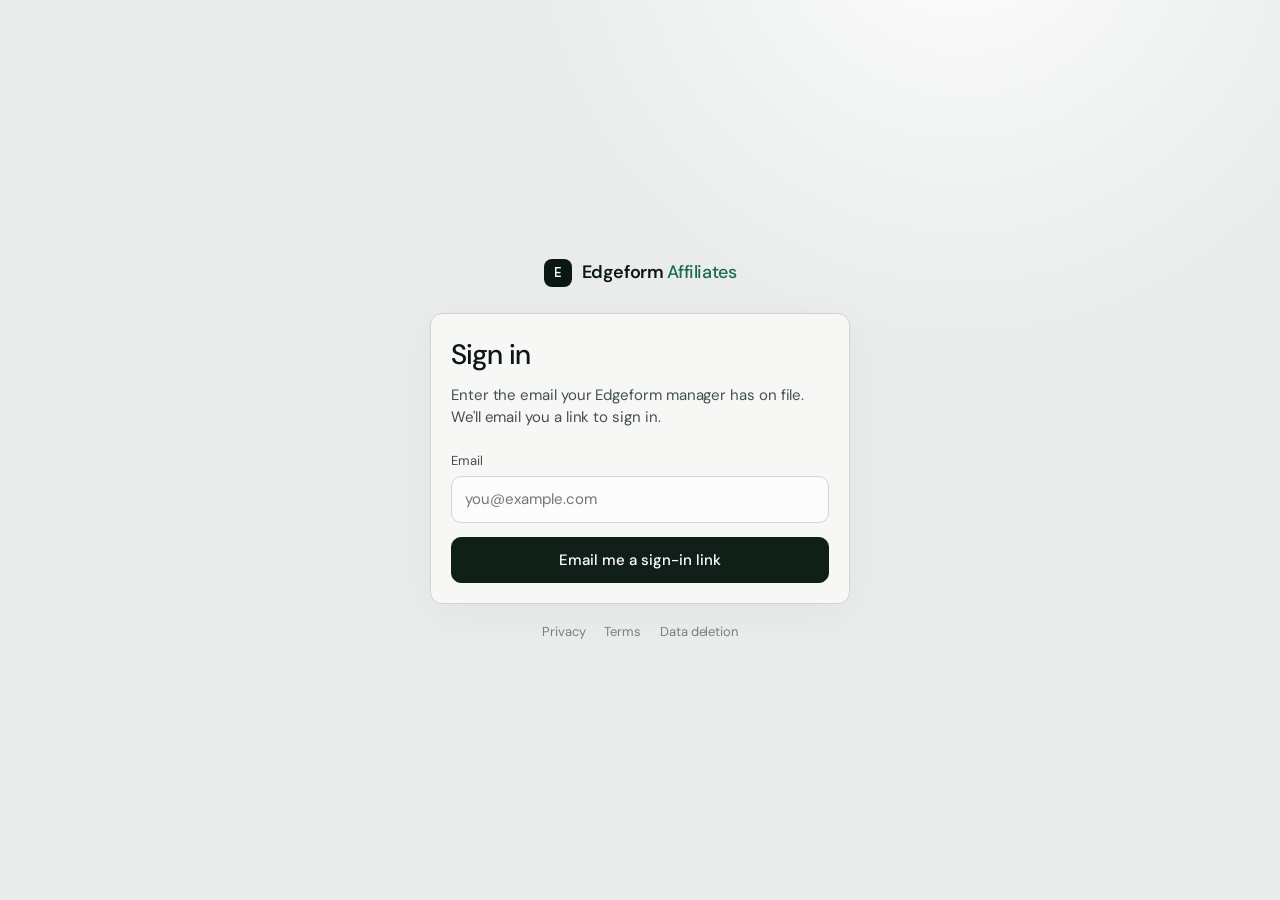
<file: index.html>
<!DOCTYPE html>
<html lang="en">
<head>
<meta charset="UTF-8">
<meta name="viewport" content="width=device-width, initial-scale=1.0">
<title>Sign in · Edgeform Affiliates</title>
<link rel="icon" href="assets/favicon.svg" type="image/svg+xml">
<link rel="preconnect" href="https://fonts.googleapis.com">
<link href="https://fonts.googleapis.com/css2?family=DM+Mono:wght@400;500&family=DM+Sans:wght@400;500;600&display=swap" rel="stylesheet">
<link rel="stylesheet" href="app.css">
</head>
<body>
<div class="auth">
  <div class="auth-card fade-in">
    <div class="brand"><span class="brand-mark">E</span><span>Edgeform <em>Affiliates</em></span></div>
    <div class="panel panel-pad" id="card">
      <form id="login-form" novalidate>
        <h1>Sign in</h1>
        <p>Enter the email your Edgeform manager has on file. We'll email you a link to sign in.</p>
        <div class="field">
          <label for="email">Email</label>
          <input class="input" id="email" type="email" autocomplete="email" inputmode="email" required placeholder="you@example.com">
        </div>
        <div class="field" id="password-field" hidden>
          <label for="password">Password</label>
          <input class="input" id="password" type="password" autocomplete="current-password">
          <div class="hint">Demo account: signs in with sample data.</div>
        </div>
        <button class="btn" type="submit" id="submit">Email me a sign-in link</button>
        <div class="form-error" id="error" role="alert" hidden></div>
      </form>
    </div>
    <div class="auth-links">
      <a href="privacy.html">Privacy</a>
      <a href="terms.html">Terms</a>
      <a href="data-deletion.html">Data deletion</a>
    </div>
  </div>
</div>

<script src="config.js"></script>
<script src="mock-api.js"></script>
<script src="api.js"></script>
<script src="ui.js"></script>
<script>
  if (Api.getSession()) location.replace('dashboard.html');

  const form = document.getElementById('login-form');
  const errorEl = document.getElementById('error');
  const submit = document.getElementById('submit');

  const emailInput = document.getElementById('email');
  const passwordField = document.getElementById('password-field');
  const isDemo = () => emailInput.value.trim().toLowerCase() === Api.DEMO_EMAIL;
  emailInput.addEventListener('input', () => {
    passwordField.hidden = !isDemo();
    submit.textContent = isDemo() ? 'Sign in' : 'Email me a sign-in link';
  });

  form.addEventListener('submit', async (event) => {
    event.preventDefault();
    const email = emailInput.value.trim();
    errorEl.hidden = true;
    if (isDemo()) {
      if (await Api.demoLogin(email, document.getElementById('password').value)) return location.replace('dashboard.html');
      errorEl.textContent = 'Wrong password.';
      errorEl.hidden = false;
      return;
    }
    if (!/^[^\s@]+@[^\s@]+\.[^\s@]+$/.test(email)) {
      errorEl.textContent = 'Enter a valid email address.';
      errorEl.hidden = false;
      return;
    }
    submit.disabled = true;
    submit.textContent = 'Sending…';
    try {
      await Api.post('/auth/magic-link', { email });
      document.getElementById('card').innerHTML = `
        <h1>Check your email</h1>
        <p>If <strong>${UI.esc(email)}</strong> belongs to an Edgeform affiliate, a sign-in link is on its way. It expires in 15 minutes.</p>
        <button class="btn btn-ghost" onclick="location.reload()">Use a different email</button>
        ${Api.isMock ? `<div class="dev-link">Mock mode: <a href="verify.html?token=${MockApi.LOGIN_TOKEN}">open the sign-in link</a></div>` : ''}`;
    } catch (error) {
      errorEl.textContent = UI.errorMessage(error);
      errorEl.hidden = false;
      submit.disabled = false;
      submit.textContent = 'Email me a sign-in link';
    }
  });
</script>
</body>
</html>
</file>
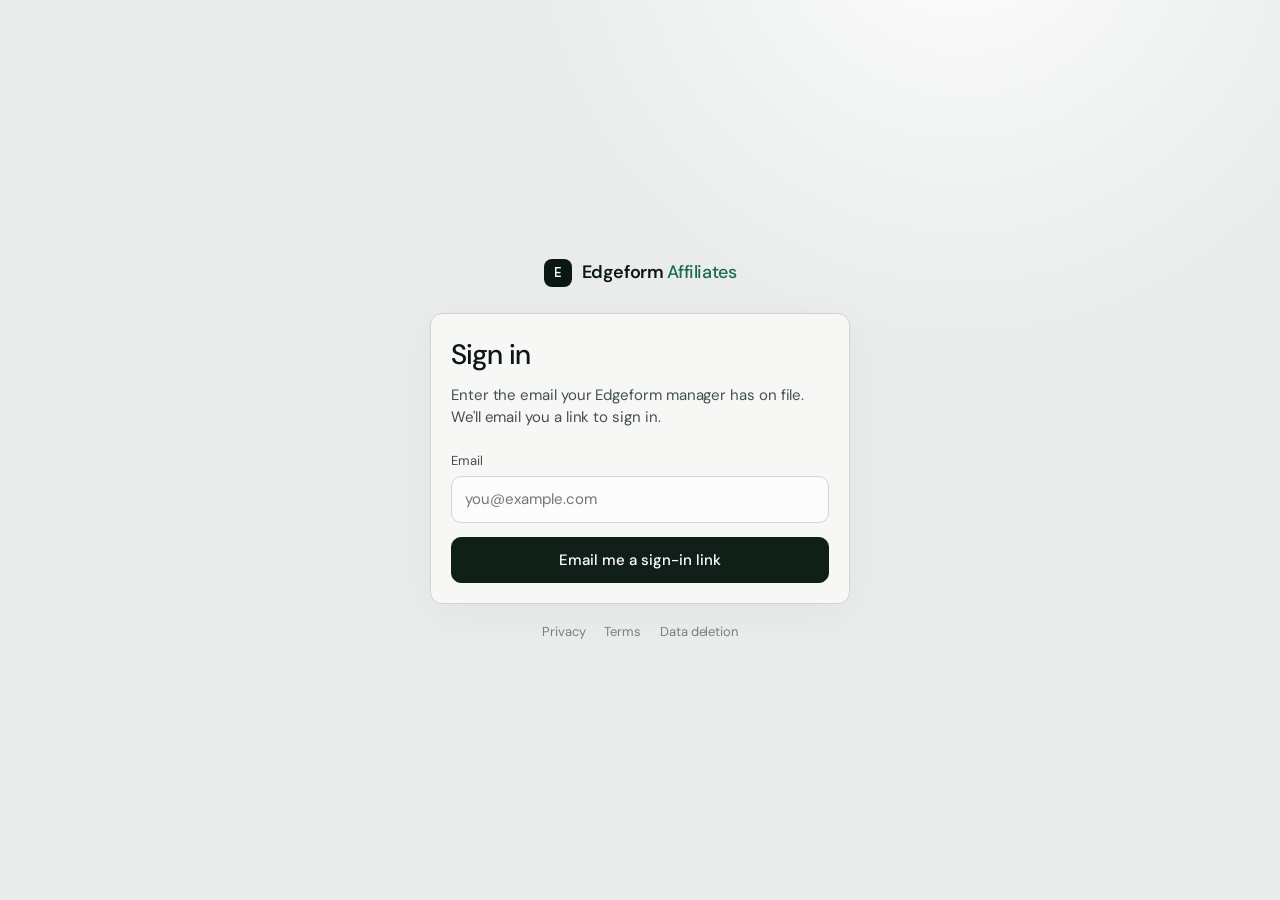
<file: campaign.html>
<!DOCTYPE html>
<html lang="en">
<head>
<meta charset="UTF-8">
<meta name="viewport" content="width=device-width, initial-scale=1.0">
<title>Campaign · Edgeform Affiliates</title>
<link rel="icon" href="assets/favicon.svg" type="image/svg+xml">
<link rel="preconnect" href="https://fonts.googleapis.com">
<link href="https://fonts.googleapis.com/css2?family=DM+Mono:wght@400;500&family=DM+Sans:wght@400;500;600&display=swap" rel="stylesheet">
<link rel="stylesheet" href="app.css">
</head>
<body>
<header class="app-header" id="app-header"></header>
<main>
  <a class="back" href="dashboard.html">← All campaigns</a>
  <div id="campaign"></div>
  <div id="videos-section" hidden>
    <h2 class="section-title">Add a video</h2>
    <div class="panel panel-pad" id="add-panel">
      <form class="add-video" id="add-form" novalidate>
        <input class="input" id="video-url" type="url" inputmode="url" autocomplete="off" placeholder="Paste your video's share link, e.g. https://www.tiktok.com/@you/video/…" aria-label="Video share link">
        <button class="btn" type="submit" id="add-btn">Add video</button>
      </form>
      <div class="hint" id="add-hint"></div>
      <div class="form-error" id="add-error" role="alert" hidden></div>
    </div>

    <h2 class="section-title">Your videos</h2>
    <div class="panel" id="videos"></div>
  </div>
</main>

<script src="config.js"></script>
<script src="mock-api.js"></script>
<script src="api.js"></script>
<script src="ui.js"></script>
<script src="screenshots.js"></script>
<script>
  UI.shell('dashboard');
  const campaignId = new URLSearchParams(location.search).get('id');
  const campaignEl = document.getElementById('campaign');
  const videosEl = document.getElementById('videos');
  let campaign = null;
  const videosById = new Map();

  if (!campaignId) location.replace('dashboard.html');

  let rendered = false;
  function renderCampaign(c) {
    const fade = rendered ? "" : " fade-in";
    rendered = true;
    document.title = `${c.name} · Edgeform Affiliates`;
    const rules = [
      ['Pay rate', `${UI.money(c.cpm_rate_cents, c.currency)} per 1,000 views`],
      ['Platforms', c.platforms_allowed.map(p => UI.PLATFORM[p] || p).join(', ')],
      ['Views counted', 'Every Sunday at 10pm ET, for as long as this campaign is active'],
      c.min_views_to_qualify ? ['Minimum to earn', `${UI.number(c.min_views_to_qualify)} views`] : null,
      c.max_payout_per_video_cents != null ? ['Max per video', UI.money(c.max_payout_per_video_cents, c.currency)] : null,
      ['Approval', c.requires_video_approval ? 'Videos are reviewed first' : 'Counted right away'],
      ['Dates', `${UI.date(c.start_date)} – ${c.end_date ? UI.date(c.end_date) : 'ongoing'}`]
    ].filter(Boolean);

    campaignEl.innerHTML = `
      <div class="page-head">
        <div>
          <div class="kicker">Campaign</div>
          <h1 class="page-title">${UI.esc(c.name)}</h1>
        </div>
        ${UI.pill(UI.CAMPAIGN_STATUS, c.status)}
      </div>
      <div class="stats${fade}">
        <div class="stat"><div class="kicker">Rate</div><div class="stat-val">${UI.money(c.cpm_rate_cents, c.currency)}<span class="small muted"> /1K</span></div></div>
        <div class="stat"><div class="kicker">Views</div><div class="stat-val">${UI.number(c.total_views)}</div></div>
        <div class="stat"><div class="kicker">Earned to date</div><div class="stat-val">${UI.money(c.earned_cents, c.currency)}</div></div>
        <div class="stat"><div class="kicker">Still active</div><div class="stat-val">${UI.money(c.pending_cents, c.currency)}<span class="small muted"> of the above</span></div></div>
      </div>
      <div class="campaign-grid" style="margin-top:12px">
        <div class="panel panel-pad${fade}">
          <div class="kicker">The brief</div>
          <p class="brief">${UI.esc(c.brief) || '<span class="muted">No brief yet.</span>'}</p>
        </div>
        <div class="panel panel-pad${fade}">
          <div class="kicker" style="margin-bottom:12px">How you get paid</div>
          <dl class="rules">${rules.map(([k, v]) => `<div><dt>${k}</dt><dd>${UI.esc(v)}</dd></div>`).join('')}</dl>
        </div>
      </div>
      ${c.share_url ? `
      <div class="panel panel-pad share${fade}" style="margin-top:12px">
        <div class="kicker">Share this campaign</div>
        <div class="share-row">
          <input class="input" id="share-url" readonly value="${UI.esc(c.share_url)}" aria-label="Your link to this campaign's application page">
          <button class="btn btn-ghost" type="button" id="share-copy">Copy link</button>
        </div>
        <div class="hint">${c.team_bonus_bps > 0
          ? `Creators you bring in earn their own pay; you earn a ${UI.esc(UI.percentBps(c.team_bonus_bps))} team bonus on their views, paid by Edgeform on top of what they get.`
          : 'Know a creator who would be a good fit? Send them this link. Every application is reviewed by Edgeform.'}</div>
      </div>` : ''}`;
    wireShare();

    const accepting = c.status === 'active';
    document.getElementById('add-form').hidden = !accepting;
    document.getElementById('add-hint').innerHTML = accepting
      ? `In ${c.platforms_allowed.map(p => UI.PLATFORM[p]).join(' / ')}, tap <strong>Share → Copy link</strong> on your posted video, then paste it above.`
      : `This campaign isn't accepting new videos.`;
    document.getElementById('videos-section').hidden = false;
  }

  function wireShare() {
    const btn = document.getElementById('share-copy');
    if (!btn) return;
    btn.addEventListener('click', async () => {
      const input = document.getElementById('share-url');
      try {
        await navigator.clipboard.writeText(input.value);
      } catch {
        input.select();
        document.execCommand('copy');
      }
      UI.toast('Link copied.');
    });
  }

  // Views are counted every Sunday 10pm ET (CONTRACT.md §3) — no per-video end date to show anymore.
  function trackingNote(v) {
    if (v.status === 'locked') return `Final count · ${UI.date(v.locked_at)}`;
    if (v.status === 'approved') return v.last_fetched_at
      ? `Last counted ${UI.relative(v.last_fetched_at)} · next count Sunday`
      : 'First count this Sunday';
    if (v.status === 'pending_review') return `Submitted ${UI.relative(v.submitted_at)}`;
    return `Submitted ${UI.date(v.submitted_at)}`;
  }

  function renderVideos(videos) {
    shots.reset();
    videosById.clear();
    videos.forEach(v => videosById.set(v.id, v));
    if (!videos.length) {
      videosEl.innerHTML = `<div class="empty">No videos yet. Post your video, then paste its link above.</div>`;
      return;
    }
    videosEl.innerHTML = `<div class="table-wrap"><table class="video-table">
      <thead><tr><th>Video</th><th>Status</th><th class="num">Views</th><th class="num">Earned</th><th></th></tr></thead>
      <tbody>${videos.map(v => {
        const views = v.status === 'locked' ? v.billable_views : v.latest_view_count;
        const counts = v.status === 'approved' || v.status === 'locked';
        const belowMin = counts && campaign.min_views_to_qualify && views < campaign.min_views_to_qualify;
        return `<tr>
          <td class="cell-video"><div class="video-cell">
            <div class="video-thumb" ${v.thumbnail_url ? `style="background-image:url('${UI.esc(v.thumbnail_url)}')"` : ''}>${v.thumbnail_url ? '' : (UI.PLATFORM[v.platform] || '').slice(0, 2).toUpperCase()}</div>
            <div style="min-width:0">
              <a class="video-title" href="${UI.esc(v.canonical_url || v.submitted_url)}" target="_blank" rel="noopener">${UI.esc(v.caption || v.canonical_url || v.submitted_url)}</a>
              <div class="small muted">${UI.PLATFORM[v.platform] || v.platform} · ${trackingNote(v)}</div>
              ${v.rejection_reason ? `<div class="reason">${UI.esc(v.rejection_reason)}</div>` : ''}
              ${Screenshots.cellHtml(v)}
            </div>
          </div></td>
          <td class="cell-status">${UI.pill(UI.VIDEO_STATUS, v.status)}</td>
          <td class="num" data-label="Views">${counts ? UI.number(views) : '<span class="muted">—</span>'}${belowMin ? `<div class="small muted">needs ${UI.compact(campaign.min_views_to_qualify)}</div>` : ''}</td>
          <td class="num" data-label="Earned">${counts ? UI.money(v.earned_cents, campaign.currency) : '<span class="muted">—</span>'}</td>
          <td class="num cell-action">${v.status === 'pending_review' ? `<button class="btn btn-ghost btn-sm btn-danger" data-remove="${UI.esc(v.id)}">Remove</button>` : ''}</td>
        </tr>`;
      }).join('')}</tbody></table></div>`;
  }

  async function loadVideos() {
    try {
      const { data } = await Api.get(`/campaigns/${encodeURIComponent(campaignId)}/videos`);
      renderVideos(data);
    } catch (error) { videosEl.innerHTML = UI.failed(error); }
  }

  async function loadCampaign() {
    try {
      ({ campaign } = await Api.get(`/campaigns/${encodeURIComponent(campaignId)}`));
      renderCampaign(campaign);
    } catch (error) { campaignEl.innerHTML = UI.failed(error); }
  }

  document.getElementById('add-form').addEventListener('submit', async (event) => {
    event.preventDefault();
    const input = document.getElementById('video-url');
    const btn = document.getElementById('add-btn');
    const errorEl = document.getElementById('add-error');
    const url = input.value.trim();
    errorEl.hidden = true;
    if (!url) { errorEl.textContent = 'Paste the link to your video first.'; errorEl.hidden = false; return; }
    btn.disabled = true;
    btn.textContent = 'Adding…';
    try {
      const { video } = await Api.post(`/campaigns/${encodeURIComponent(campaignId)}/videos`, { url });
      input.value = '';
      UI.toast(video.status === 'pending_review' ? "Video added. We'll review it shortly." : "Video added. We'll start counting views soon.");
      await Promise.all([loadCampaign(), loadVideos()]);
    } catch (error) {
      errorEl.textContent = UI.errorMessage(error);
      errorEl.hidden = false;
    } finally {
      btn.disabled = false;
      btn.textContent = 'Add video';
    }
  });

  // Insights screenshots (CONTRACT.md §7). Counts change without a reload, so only the campaign
  // totals are refetched — re-rendering the table here would close the gallery they just opened.
  const shots = Screenshots.attach(videosEl, { getVideo: (id) => videosById.get(id) });

  videosEl.addEventListener('click', async (event) => {
    const btn = event.target.closest('[data-remove]');
    if (!btn || !confirm('Remove this video from the campaign?')) return;
    btn.disabled = true;
    try {
      await Api.del(`/videos/${encodeURIComponent(btn.dataset.remove)}`);
      UI.toast('Video removed.');
      await Promise.all([loadCampaign(), loadVideos()]);
    } catch (error) {
      UI.toast(UI.errorMessage(error), 'error');
      btn.disabled = false;
    }
  });

  campaignEl.innerHTML = UI.loading('Loading campaign…');
  videosEl.innerHTML = UI.loading('Loading videos…');
  loadCampaign().then(() => campaign && loadVideos());
</script>
</body>
</html>
</file>
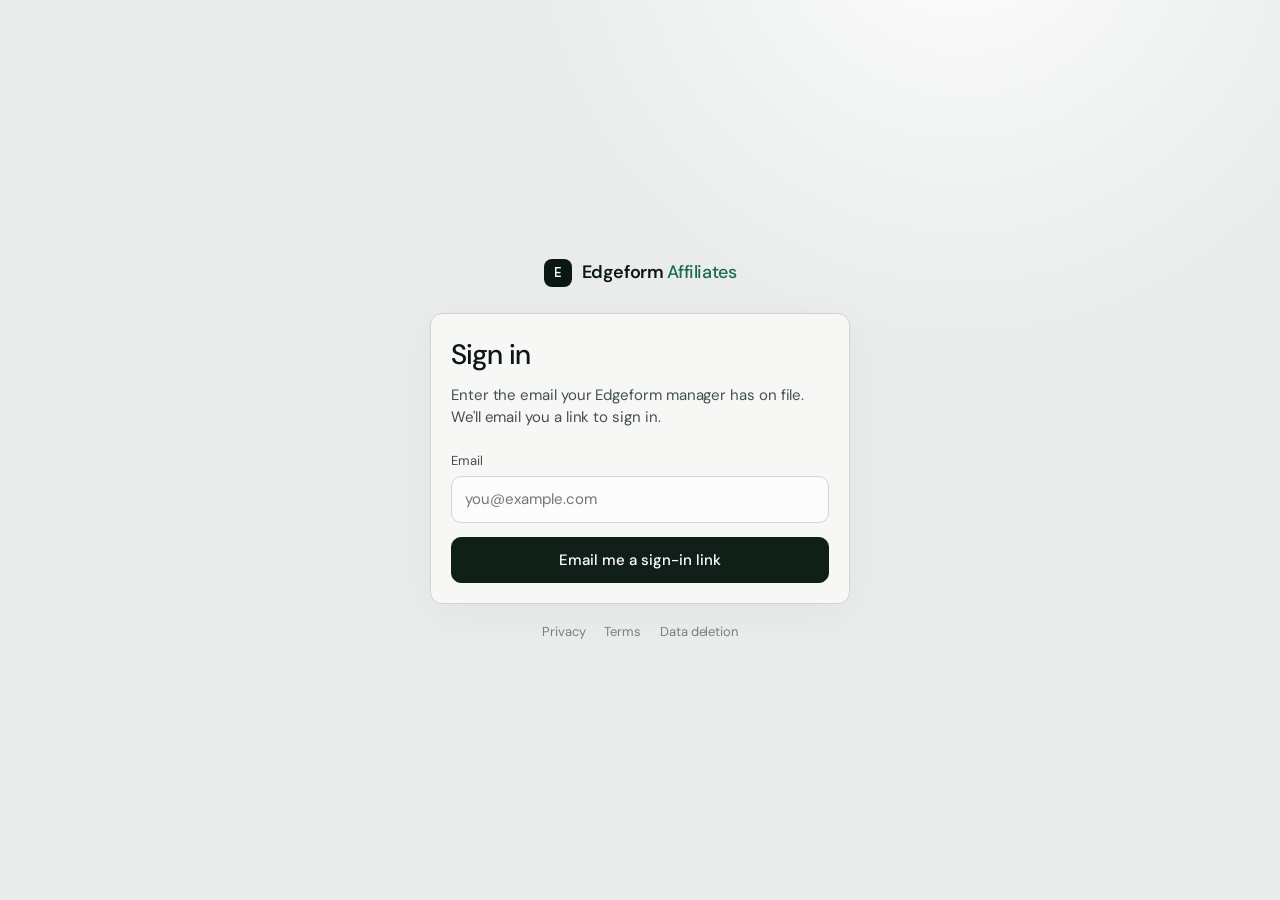
<file: dashboard.html>
<!DOCTYPE html>
<html lang="en">
<head>
<meta charset="UTF-8">
<meta name="viewport" content="width=device-width, initial-scale=1.0">
<title>Campaigns · Edgeform Affiliates</title>
<link rel="icon" href="assets/favicon.svg" type="image/svg+xml">
<link rel="preconnect" href="https://fonts.googleapis.com">
<link href="https://fonts.googleapis.com/css2?family=DM+Mono:wght@400;500&family=DM+Sans:wght@400;500;600&display=swap" rel="stylesheet">
<link rel="stylesheet" href="app.css">
</head>
<body>
<header class="app-header" id="app-header"></header>
<main>
  <div class="page-head">
    <div>
      <div class="kicker">Your earnings</div>
      <h1 class="page-title" id="greeting">Welcome back</h1>
    </div>
  </div>
  <section id="earnings"></section>
  <h2 class="section-title">Your campaigns</h2>
  <section id="campaigns"></section>
</main>

<script src="config.js"></script>
<script src="mock-api.js"></script>
<script src="api.js"></script>
<script src="ui.js"></script>
<script>
  const session = UI.shell('dashboard');
  const firstName = ((session.creator && session.creator.name) || '').split(' ')[0];
  if (firstName) document.getElementById('greeting').textContent = `Welcome back, ${firstName}`;

  const earningsEl = document.getElementById('earnings');
  const campaignsEl = document.getElementById('campaigns');
  earningsEl.innerHTML = UI.loading('Loading earnings…');
  campaignsEl.innerHTML = UI.loading('Loading campaigns…');

  Api.get('/earnings').then(({ earnings: e }) => {
    earningsEl.innerHTML = `
      <div class="hero fade-in">
        <div>
          <div class="kicker">Owed to you</div>
          <div class="hero-val">${UI.money(e.owed_cents, e.currency)}</div>
          <div class="hero-note">Everything you've earned so far, minus what's already been paid.</div>
        </div>
        <div>
          <div class="kicker">Earning weekly</div>
          <div class="hero-sub-val">${UI.money(e.pending_cents, e.currency)}</div>
          <div class="hero-note">Included above — from videos still active and growing each Sunday.</div>
        </div>
        <div>
          <div class="kicker">Paid so far</div>
          <div class="hero-sub-val">${UI.money(e.paid_cents, e.currency)}</div>
          <div class="hero-note"><a href="payouts.html" style="color:#a4c9b6">See payouts →</a></div>
        </div>
      </div>`;
  }).catch(error => { earningsEl.innerHTML = UI.failed(error); });

  Api.get('/campaigns').then(({ data }) => {
    if (!data.length) {
      campaignsEl.innerHTML = `<div class="panel empty">You're not in any campaigns yet. Your Edgeform manager will add you and you'll get an email.</div>`;
      return;
    }
    const order = { active: 0, paused: 1, ended: 2 };
    data.sort((a, b) => (order[a.status] ?? 3) - (order[b.status] ?? 3));
    campaignsEl.innerHTML = `<div class="cards">${data.map((c, i) => `
      <a class="card fade-in" style="animation-delay:${i * 50}ms" href="campaign.html?id=${encodeURIComponent(c.id)}">
        <div class="card-top">
          <div>
            <div class="card-name">${UI.esc(c.name)}</div>
            <div class="small muted" style="margin-top:4px">${UI.date(c.start_date)}${c.end_date ? ' – ' + UI.date(c.end_date) : ' · no end date'}</div>
          </div>
          ${UI.pill(UI.CAMPAIGN_STATUS, c.status)}
        </div>
        <div><span class="rate">${UI.money(c.cpm_rate_cents, c.currency)} / 1K views</span></div>
        <div class="platforms">${c.platforms_allowed.map(p => `<span class="chip">${UI.PLATFORM[p] || p}</span>`).join('')}</div>
        <div class="card-metrics">
          <div><div class="kicker">Videos</div><div class="metric-val">${UI.number(c.video_count)}</div></div>
          <div><div class="kicker">Views</div><div class="metric-val">${UI.compact(c.total_views)}</div></div>
          <div><div class="kicker">Earned</div><div class="metric-val">${UI.money(c.earned_cents, c.currency)}</div></div>
        </div>
      </a>`).join('')}</div>`;
  }).catch(error => { campaignsEl.innerHTML = UI.failed(error); });
</script>
</body>
</html>
</file>
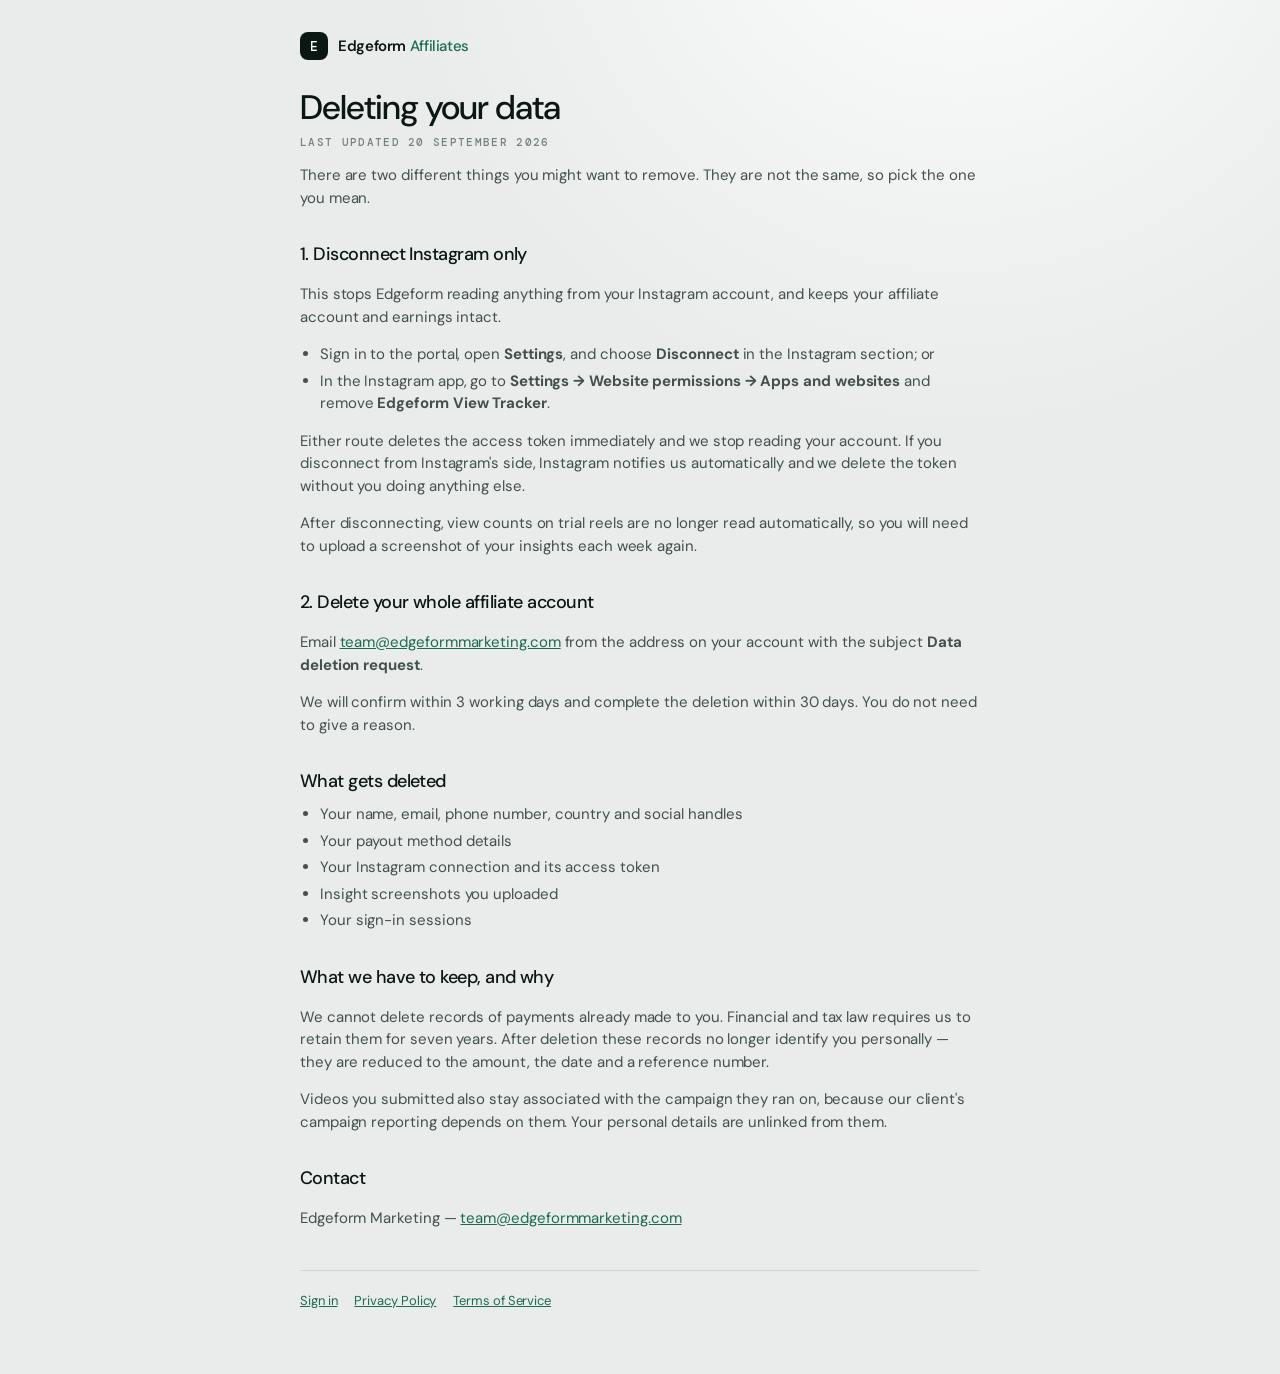
<file: data-deletion.html>
<!DOCTYPE html>
<html lang="en">
<head>
<meta charset="UTF-8">
<meta name="viewport" content="width=device-width, initial-scale=1.0">
<title>Data Deletion · Edgeform Affiliates</title>
<link rel="icon" href="assets/favicon.svg" type="image/svg+xml">
<link rel="preconnect" href="https://fonts.googleapis.com">
<link href="https://fonts.googleapis.com/css2?family=DM+Mono:wght@400;500&family=DM+Sans:wght@400;500;600&display=swap" rel="stylesheet">
<link rel="stylesheet" href="app.css">
</head>
<body>
<main class="legal">
  <a class="brand" href="index.html"><span class="brand-mark">E</span><span>Edgeform <em>Affiliates</em></span></a>

  <h1>Deleting your data</h1>
  <div class="updated">Last updated 20 September 2026</div>

  <p>There are two different things you might want to remove. They are not the same, so pick the one you mean.</p>

  <h2>1. Disconnect Instagram only</h2>
  <p>This stops Edgeform reading anything from your Instagram account, and keeps your affiliate account and earnings intact.</p>
  <ul>
    <li>Sign in to the portal, open <strong>Settings</strong>, and choose <strong>Disconnect</strong> in the Instagram section; or</li>
    <li>In the Instagram app, go to <strong>Settings → Website permissions → Apps and websites</strong> and remove <strong>Edgeform View Tracker</strong>.</li>
  </ul>
  <p>Either route deletes the access token immediately and we stop reading your account. If you disconnect from Instagram's side, Instagram notifies us automatically and we delete the token without you doing anything else.</p>
  <p>After disconnecting, view counts on trial reels are no longer read automatically, so you will need to upload a screenshot of your insights each week again.</p>

  <h2>2. Delete your whole affiliate account</h2>
  <p>Email <a href="mailto:team@edgeformmarketing.com?subject=Data%20deletion%20request">team@edgeformmarketing.com</a> from the address on your account with the subject <strong>Data deletion request</strong>.</p>
  <p>We will confirm within 3 working days and complete the deletion within 30 days. You do not need to give a reason.</p>

  <h2>What gets deleted</h2>
  <ul>
    <li>Your name, email, phone number, country and social handles</li>
    <li>Your payout method details</li>
    <li>Your Instagram connection and its access token</li>
    <li>Insight screenshots you uploaded</li>
    <li>Your sign-in sessions</li>
  </ul>

  <h2>What we have to keep, and why</h2>
  <p>We cannot delete records of payments already made to you. Financial and tax law requires us to retain them for seven years. After deletion these records no longer identify you personally — they are reduced to the amount, the date and a reference number.</p>
  <p>Videos you submitted also stay associated with the campaign they ran on, because our client's campaign reporting depends on them. Your personal details are unlinked from them.</p>

  <h2>Contact</h2>
  <p>Edgeform Marketing — <a href="mailto:team@edgeformmarketing.com">team@edgeformmarketing.com</a></p>

  <footer>
    <a href="index.html">Sign in</a>
    <a href="privacy.html">Privacy Policy</a>
    <a href="terms.html">Terms of Service</a>
  </footer>
</main>
</body>
</html>
</file>
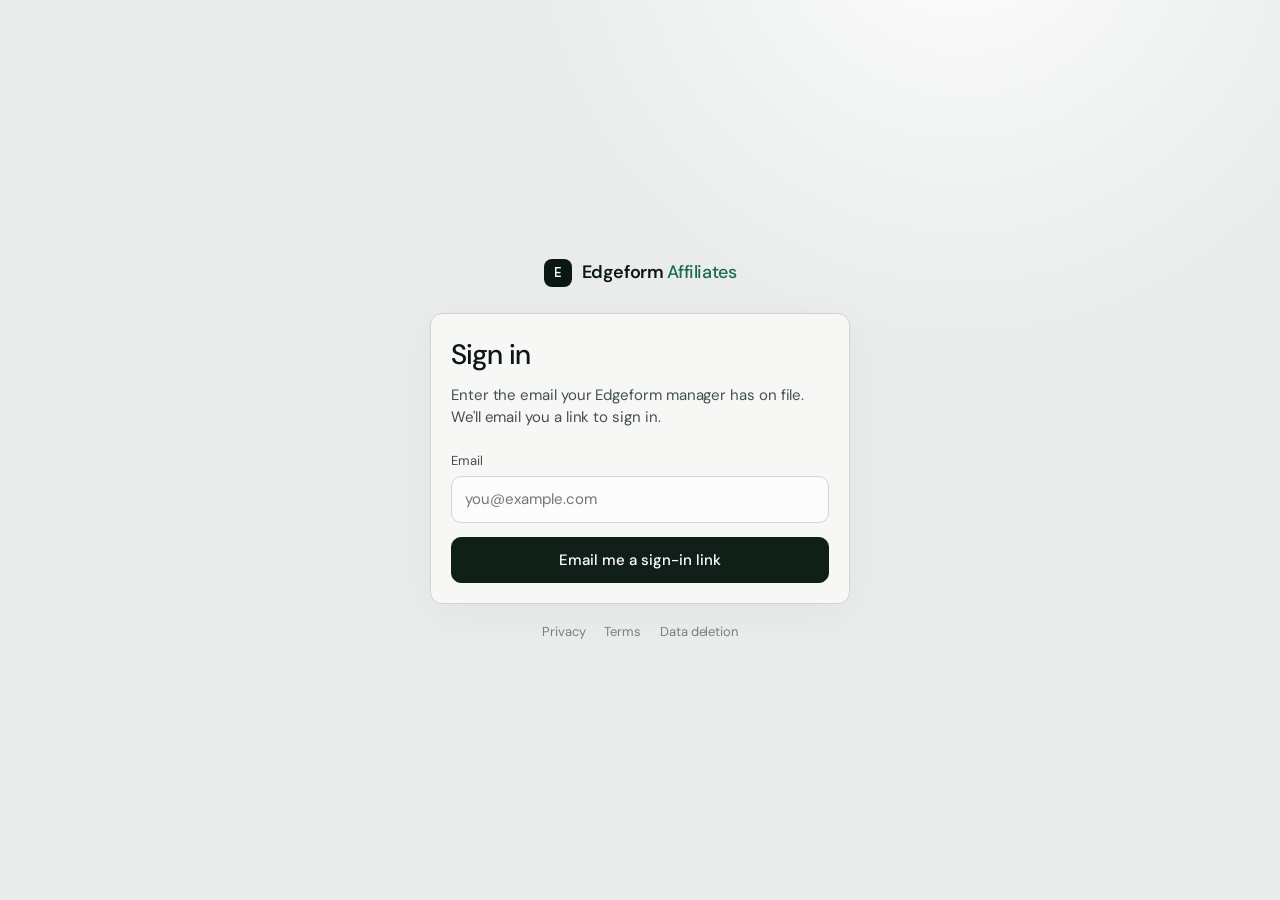
<file: payouts.html>
<!DOCTYPE html>
<html lang="en">
<head>
<meta charset="UTF-8">
<meta name="viewport" content="width=device-width, initial-scale=1.0">
<title>Payouts · Edgeform Affiliates</title>
<link rel="icon" href="assets/favicon.svg" type="image/svg+xml">
<link rel="preconnect" href="https://fonts.googleapis.com">
<link href="https://fonts.googleapis.com/css2?family=DM+Mono:wght@400;500&family=DM+Sans:wght@400;500;600&display=swap" rel="stylesheet">
<link rel="stylesheet" href="app.css">
</head>
<body>
<header class="app-header" id="app-header"></header>
<main>
  <div class="page-head">
    <div>
      <div class="kicker">Money</div>
      <h1 class="page-title">Payouts</h1>
    </div>
  </div>
  <section id="summary"></section>
  <h2 class="section-title">By campaign</h2>
  <section class="panel" id="by-campaign"></section>
  <h2 class="section-title">Payment history</h2>
  <section class="panel" id="payouts"></section>
</main>

<script src="config.js"></script>
<script src="mock-api.js"></script>
<script src="api.js"></script>
<script src="ui.js"></script>
<script>
  const session = UI.shell('payouts');
  const summaryEl = document.getElementById('summary');
  const byCampaignEl = document.getElementById('by-campaign');
  const payoutsEl = document.getElementById('payouts');
  summaryEl.innerHTML = UI.loading();
  byCampaignEl.innerHTML = UI.loading();
  payoutsEl.innerHTML = UI.loading();

  Api.get('/earnings').then(({ earnings: e }) => {
    const creator = session.creator || {};
    const method = creator.payout_method
      ? `${UI.PAYOUT_METHOD[creator.payout_method] || creator.payout_method}${creator.payout_details_last4 ? ' · ' + UI.esc(creator.payout_details_last4) : ''}`
      : '<a href="settings.html">Add a payout method</a>';
    summaryEl.innerHTML = `
      <div class="stats fade-in">
        <div class="stat"><div class="kicker">Owed to you</div><div class="stat-val">${UI.money(e.owed_cents, e.currency)}</div></div>
        <div class="stat"><div class="kicker">Still active</div><div class="stat-val">${UI.money(e.pending_cents, e.currency)}<span class="small muted"> of earned</span></div></div>
        <div class="stat"><div class="kicker">Paid so far</div><div class="stat-val">${UI.money(e.paid_cents, e.currency)}</div></div>
        <div class="stat"><div class="kicker">Paid to</div><div class="stat-val" style="font-size:16px;margin-top:9px">${method}</div></div>
      </div>`;
    const rows = e.by_campaign.filter(c => c.earned_cents || c.pending_cents || c.paid_cents);
    byCampaignEl.innerHTML = rows.length ? `<div class="table-wrap"><table>
      <thead><tr><th>Campaign</th><th class="num">Earned</th><th class="num">Still active</th><th class="num">Paid</th><th class="num">Owed</th></tr></thead>
      <tbody>${rows.map(c => `<tr>
        <td><a href="campaign.html?id=${encodeURIComponent(c.campaign_id)}">${UI.esc(c.campaign_name)}</a></td>
        <td class="num">${UI.money(c.earned_cents, e.currency)}</td>
        <td class="num">${UI.money(c.pending_cents, e.currency)}</td>
        <td class="num">${UI.money(c.paid_cents, e.currency)}</td>
        <td class="num"><strong>${UI.money(c.owed_cents, e.currency)}</strong></td>
      </tr>`).join('')}</tbody></table></div>` : `<div class="empty">No earnings yet.</div>`;
  }).catch(error => { summaryEl.innerHTML = UI.failed(error); byCampaignEl.innerHTML = ''; });

  Api.get('/payouts').then(({ data }) => {
    if (!data.length) {
      payoutsEl.innerHTML = `<div class="empty">No payments yet. Once your videos finish counting, what you're owed is paid out monthly.</div>`;
      return;
    }
    payoutsEl.innerHTML = data.map(p => `
      <details class="payout">
        <summary>
          <div>
            <div style="font-weight:500">${UI.date(p.period_start)} – ${UI.date(p.period_end)}</div>
            <div class="small muted">${p.paid_at ? 'Paid ' + UI.date(p.paid_at) : 'Not paid yet'}${p.payment_method ? ' · ' + (UI.PAYOUT_METHOD[p.payment_method] || p.payment_method) : ''}</div>
          </div>
          <div class="hide-sm small muted mono">${p.payment_reference ? 'Ref ' + UI.esc(p.payment_reference) : ''}</div>
          <div class="hide-sm">${UI.pill(UI.PAYOUT_STATUS, p.status)}</div>
          <div class="num" style="font-weight:500">${UI.money(p.amount_cents, p.currency)}</div>
        </summary>
        <div class="payout-lines"><div class="table-wrap"><table>
          <thead><tr><th>Video</th><th class="num">Views</th><th class="num">Rate</th><th class="num">Amount</th></tr></thead>
          <tbody>${p.line_items.map(li => `<tr>
            <td><div>${UI.esc(li.campaign_name || '')}</div>${li.canonical_url ? `<a class="small" href="${UI.esc(li.canonical_url)}" target="_blank" rel="noopener">View video</a>` : ''}</td>
            <td class="num">${UI.number(li.billable_views)}</td>
            <td class="num">${UI.money(li.cpm_rate_cents, p.currency)}/1K</td>
            <td class="num">${UI.money(li.amount_cents, p.currency)}</td>
          </tr>`).join('')}</tbody></table></div></div>
      </details>`).join('');
  }).catch(error => { payoutsEl.innerHTML = UI.failed(error); });
</script>
</body>
</html>
</file>
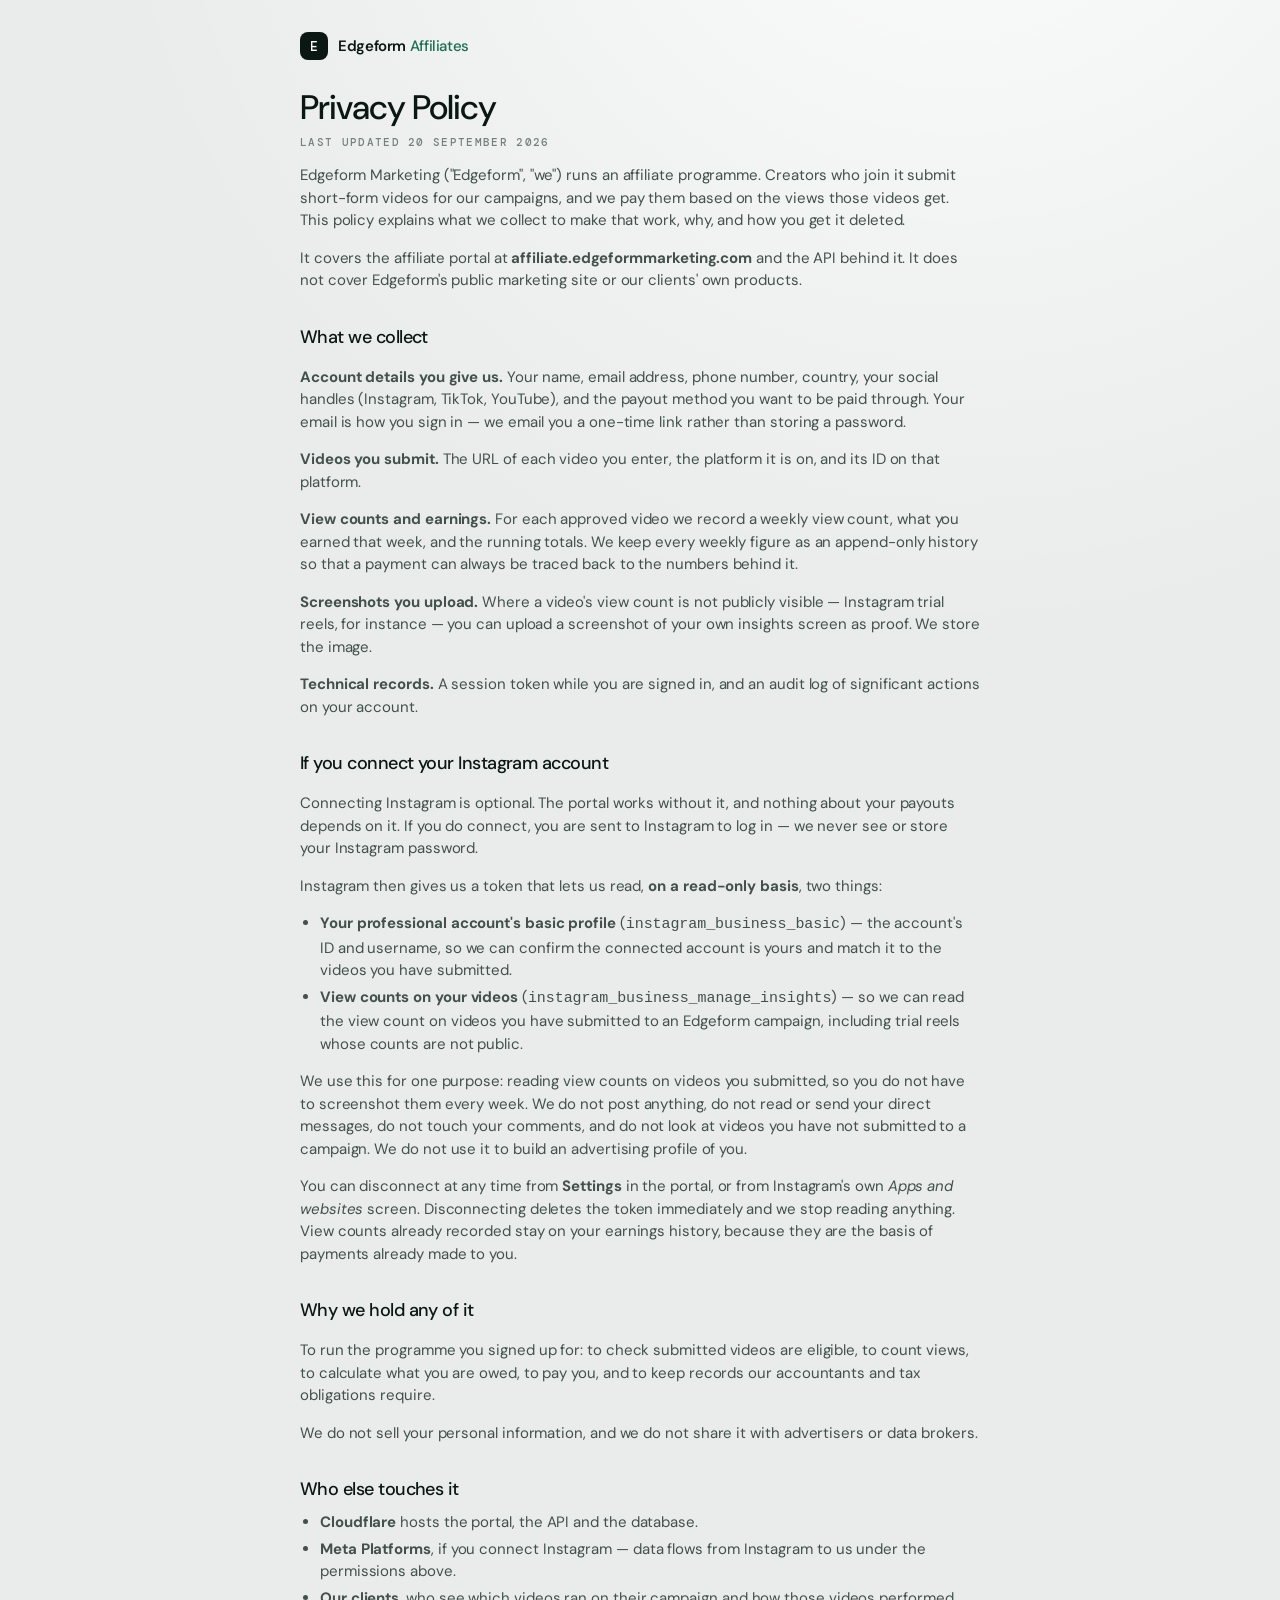
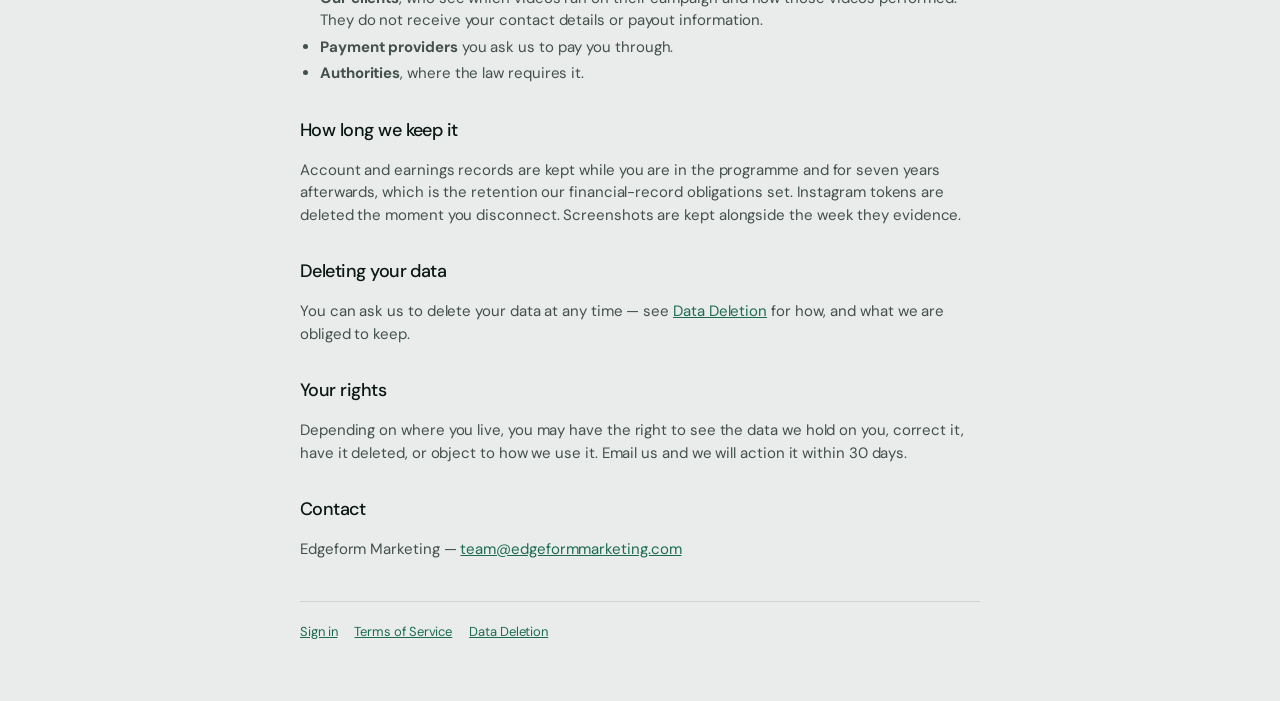
<file: privacy.html>
<!DOCTYPE html>
<html lang="en">
<head>
<meta charset="UTF-8">
<meta name="viewport" content="width=device-width, initial-scale=1.0">
<title>Privacy Policy · Edgeform Affiliates</title>
<link rel="icon" href="assets/favicon.svg" type="image/svg+xml">
<link rel="preconnect" href="https://fonts.googleapis.com">
<link href="https://fonts.googleapis.com/css2?family=DM+Mono:wght@400;500&family=DM+Sans:wght@400;500;600&display=swap" rel="stylesheet">
<link rel="stylesheet" href="app.css">
</head>
<body>
<main class="legal">
  <a class="brand" href="index.html"><span class="brand-mark">E</span><span>Edgeform <em>Affiliates</em></span></a>

  <h1>Privacy Policy</h1>
  <div class="updated">Last updated 20 September 2026</div>

  <p>Edgeform Marketing ("Edgeform", "we") runs an affiliate programme. Creators who join it submit short-form videos for our campaigns, and we pay them based on the views those videos get. This policy explains what we collect to make that work, why, and how you get it deleted.</p>
  <p>It covers the affiliate portal at <strong>affiliate.edgeformmarketing.com</strong> and the API behind it. It does not cover Edgeform's public marketing site or our clients' own products.</p>

  <h2>What we collect</h2>
  <p><strong>Account details you give us.</strong> Your name, email address, phone number, country, your social handles (Instagram, TikTok, YouTube), and the payout method you want to be paid through. Your email is how you sign in — we email you a one-time link rather than storing a password.</p>
  <p><strong>Videos you submit.</strong> The URL of each video you enter, the platform it is on, and its ID on that platform.</p>
  <p><strong>View counts and earnings.</strong> For each approved video we record a weekly view count, what you earned that week, and the running totals. We keep every weekly figure as an append-only history so that a payment can always be traced back to the numbers behind it.</p>
  <p><strong>Screenshots you upload.</strong> Where a video's view count is not publicly visible — Instagram trial reels, for instance — you can upload a screenshot of your own insights screen as proof. We store the image.</p>
  <p><strong>Technical records.</strong> A session token while you are signed in, and an audit log of significant actions on your account.</p>

  <h2>If you connect your Instagram account</h2>
  <p>Connecting Instagram is optional. The portal works without it, and nothing about your payouts depends on it. If you do connect, you are sent to Instagram to log in — we never see or store your Instagram password.</p>
  <p>Instagram then gives us a token that lets us read, <strong>on a read-only basis</strong>, two things:</p>
  <ul>
    <li><strong>Your professional account's basic profile</strong> (<code>instagram_business_basic</code>) — the account's ID and username, so we can confirm the connected account is yours and match it to the videos you have submitted.</li>
    <li><strong>View counts on your videos</strong> (<code>instagram_business_manage_insights</code>) — so we can read the view count on videos you have submitted to an Edgeform campaign, including trial reels whose counts are not public.</li>
  </ul>
  <p>We use this for one purpose: reading view counts on videos you submitted, so you do not have to screenshot them every week. We do not post anything, do not read or send your direct messages, do not touch your comments, and do not look at videos you have not submitted to a campaign. We do not use it to build an advertising profile of you.</p>
  <p>You can disconnect at any time from <strong>Settings</strong> in the portal, or from Instagram's own <em>Apps and websites</em> screen. Disconnecting deletes the token immediately and we stop reading anything. View counts already recorded stay on your earnings history, because they are the basis of payments already made to you.</p>

  <h2>Why we hold any of it</h2>
  <p>To run the programme you signed up for: to check submitted videos are eligible, to count views, to calculate what you are owed, to pay you, and to keep records our accountants and tax obligations require.</p>
  <p>We do not sell your personal information, and we do not share it with advertisers or data brokers.</p>

  <h2>Who else touches it</h2>
  <ul>
    <li><strong>Cloudflare</strong> hosts the portal, the API and the database.</li>
    <li><strong>Meta Platforms</strong>, if you connect Instagram — data flows from Instagram to us under the permissions above.</li>
    <li><strong>Our clients</strong>, who see which videos ran on their campaign and how those videos performed. They do not receive your contact details or payout information.</li>
    <li><strong>Payment providers</strong> you ask us to pay you through.</li>
    <li><strong>Authorities</strong>, where the law requires it.</li>
  </ul>

  <h2>How long we keep it</h2>
  <p>Account and earnings records are kept while you are in the programme and for seven years afterwards, which is the retention our financial-record obligations set. Instagram tokens are deleted the moment you disconnect. Screenshots are kept alongside the week they evidence.</p>

  <h2>Deleting your data</h2>
  <p>You can ask us to delete your data at any time — see <a href="data-deletion.html">Data Deletion</a> for how, and what we are obliged to keep.</p>

  <h2>Your rights</h2>
  <p>Depending on where you live, you may have the right to see the data we hold on you, correct it, have it deleted, or object to how we use it. Email us and we will action it within 30 days.</p>

  <h2>Contact</h2>
  <p>Edgeform Marketing — <a href="mailto:team@edgeformmarketing.com">team@edgeformmarketing.com</a></p>

  <footer>
    <a href="index.html">Sign in</a>
    <a href="terms.html">Terms of Service</a>
    <a href="data-deletion.html">Data Deletion</a>
  </footer>
</main>
</body>
</html>
</file>
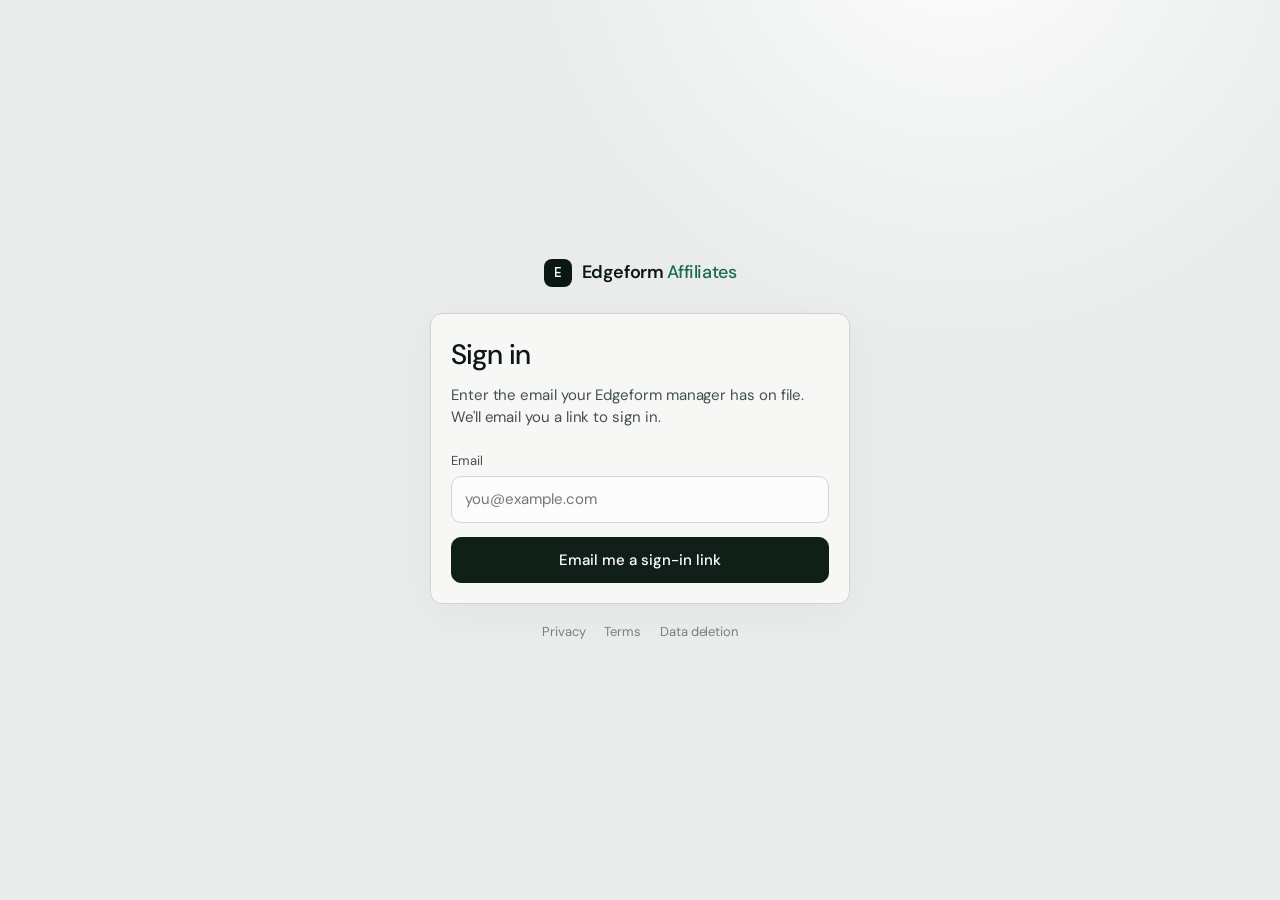
<file: settings.html>
<!DOCTYPE html>
<html lang="en">
<head>
<meta charset="UTF-8">
<meta name="viewport" content="width=device-width, initial-scale=1.0">
<title>Settings · Edgeform Affiliates</title>
<link rel="icon" href="assets/favicon.svg" type="image/svg+xml">
<link rel="preconnect" href="https://fonts.googleapis.com">
<link href="https://fonts.googleapis.com/css2?family=DM+Mono:wght@400;500&family=DM+Sans:wght@400;500;600&display=swap" rel="stylesheet">
<link rel="stylesheet" href="app.css">
</head>
<body>
<header class="app-header" id="app-header"></header>
<main style="max-width:760px">
  <div class="page-head">
    <div>
      <div class="kicker">Account</div>
      <h1 class="page-title">Settings</h1>
    </div>
  </div>

  <h2 class="section-title" style="margin-top:0">Profile</h2>
  <form class="panel panel-pad" id="profile-form" novalidate>
    <div class="field-row">
      <div class="field"><label for="name">Name</label><input class="input" id="name" autocomplete="name"></div>
      <div class="field"><label for="email">Email</label><input class="input" id="email" disabled><div class="hint">To change your email, contact your Edgeform manager.</div></div>
    </div>
    <div class="field-row">
      <div class="field"><label for="phone">Phone</label><input class="input" id="phone" type="tel" autocomplete="tel"></div>
      <div class="field"><label for="country">Country</label><input class="input" id="country" maxlength="2" placeholder="US" style="text-transform:uppercase"></div>
    </div>
    <div class="field-row">
      <div class="field"><label for="tiktok">TikTok</label><input class="input" id="tiktok" placeholder="@handle"></div>
      <div class="field"><label for="instagram">Instagram</label><input class="input" id="instagram" placeholder="@handle"></div>
    </div>
    <div class="field"><label for="youtube">YouTube</label><input class="input" id="youtube" placeholder="Channel link or @handle"><div class="hint">Videos you submit need to come from these accounts.</div></div>
    <button class="btn" type="submit">Save profile</button>
    <div class="form-error" id="profile-error" role="alert" hidden></div>
  </form>

  <h2 class="section-title">How you get paid</h2>
  <form class="panel panel-pad" id="payout-form" novalidate>
    <div class="field">
      <label for="payout_method">Payout method</label>
      <select class="input" id="payout_method">
        <option value="">Choose…</option>
        <option value="paypal">PayPal</option>
        <option value="wise">Wise</option>
        <option value="bank">Bank transfer</option>
        <option value="manual">Other (arranged with your manager)</option>
      </select>
    </div>
    <div class="field">
      <label for="payout_details" id="details-label">Payout details</label>
      <input class="input" id="payout_details" autocomplete="off">
      <div class="hint" id="details-hint"></div>
    </div>
    <button class="btn" type="submit">Save payout method</button>
    <div class="form-error" id="payout-error" role="alert" hidden></div>
  </form>

  <section id="instagram-section" hidden>
    <h2 class="section-title">Instagram</h2>
    <!-- Not id="instagram": the profile form above already uses that id for the handle input. -->
    <div class="panel panel-pad" id="ig-panel"></div>
  </section>
</main>

<script src="config.js"></script>
<script src="mock-api.js"></script>
<script src="api.js"></script>
<script src="ui.js"></script>
<script>
  UI.shell('settings');
  const $ = (id) => document.getElementById(id);
  const PROFILE_FIELDS = ['name', 'phone', 'country', 'tiktok', 'instagram', 'youtube'];
  const DETAILS = {
    paypal: ['PayPal email', 'The email on your PayPal account.'],
    wise: ['Wise email', 'The email on your Wise account.'],
    bank: ['Account number', 'Your manager will ask for routing details separately.'],
    manual: ['Notes', 'How you and your manager agreed to handle payment.'],
    '': ['Payout details', '']
  };
  let creator = null;

  function fill(c) {
    creator = c;
    Api.updateCreator(c);
    for (const key of PROFILE_FIELDS) $(key).value = c[key] || '';
    $('email').value = c.email || '';
    $('payout_method').value = c.payout_method || '';
    updateDetailsField();
  }

  function updateDetailsField() {
    const method = $('payout_method').value;
    const [label, hint] = DETAILS[method] || DETAILS[''];
    $('details-label').textContent = label;
    const onFile = creator && creator.payout_details_last4 && method === creator.payout_method;
    $('payout_details').value = '';
    $('payout_details').placeholder = onFile ? `On file: ${creator.payout_details_last4}. Type to replace.` : '';
    $('details-hint').textContent = hint + (onFile ? ' Saved details are encrypted and never shown in full.' : '');
  }

  $('payout_method').addEventListener('change', updateDetailsField);

  async function save(formId, errorId, body, message) {
    const errorEl = $(errorId);
    const btn = $(formId).querySelector('button[type=submit]');
    errorEl.hidden = true;
    btn.disabled = true;
    try {
      const { creator: updated } = await Api.patch('/me', body);
      fill(updated);
      UI.toast(message);
    } catch (error) {
      errorEl.textContent = UI.errorMessage(error);
      errorEl.hidden = false;
    } finally {
      btn.disabled = false;
    }
  }

  $('profile-form').addEventListener('submit', (event) => {
    event.preventDefault();
    const body = {};
    for (const key of PROFILE_FIELDS) body[key] = $(key).value.trim();
    body.country = body.country.toUpperCase();
    if (!body.name) { $('profile-error').textContent = 'Name is required.'; $('profile-error').hidden = false; return; }
    save('profile-form', 'profile-error', body, 'Profile saved.');
  });

  $('payout-form').addEventListener('submit', (event) => {
    event.preventDefault();
    const method = $('payout_method').value;
    const details = $('payout_details').value.trim();
    const errorEl = $('payout-error');
    if (!method) { errorEl.textContent = 'Choose a payout method.'; errorEl.hidden = false; return; }
    const needsDetails = method !== 'manual' && !(creator.payout_details_last4 && method === creator.payout_method);
    if (needsDetails && !details) { errorEl.textContent = `Enter your ${DETAILS[method][0].toLowerCase()}.`; errorEl.hidden = false; return; }
    if ((method === 'paypal' || method === 'wise') && details && !/^[^\s@]+@[^\s@]+\.[^\s@]+$/.test(details)) {
      errorEl.textContent = 'Enter a valid email address.'; errorEl.hidden = false; return;
    }
    const body = { payout_method: method };
    if (details) body.payout_details = details;
    save('payout-form', 'payout-error', body, 'Payout method saved.');
  });

  // Instagram connection (CONTRACT.md §8). Optional, and read-only: it only lets Edgeform see the
  // view counts on your own posts — which is the only way trial reel views can be counted at all.
  const igEl = $('ig-panel');

  function renderInstagram(state) {
    if (state.connected) {
      igEl.innerHTML = `
        <div class="connection">
          <div>
            <div style="font-weight:500">Connected${state.username ? ` as @${UI.esc(state.username)}` : ''}</div>
            <div class="small muted">${state.last_synced_at ? `Views last read ${UI.relative(state.last_synced_at)}` : 'Reading your view counts shortly'}</div>
            ${state.needs_reconnect ? `<div class="reason">${UI.esc(state.error || 'This connection stopped working.')} Disconnect and connect again.</div>` : ''}
          </div>
          <button class="btn btn-ghost btn-sm btn-danger" id="ig-disconnect">Disconnect</button>
        </div>
        <div class="hint">Edgeform can read the view counts on your own posts. It can't post, read your messages, or see anything else.</div>`;
      $('ig-disconnect').addEventListener('click', disconnect);
      return;
    }
    igEl.innerHTML = `
      <p class="dim small" style="margin-top:0">Connect your Instagram <strong>Professional</strong> account and we'll read the view counts on the videos you submit — including <strong>trial reels</strong>, whose views aren't public, so you won't have to screenshot those every week.</p>
      <button class="btn" id="ig-connect">Connect Instagram</button>
      <div class="hint">Read-only. We can't post, message, or see anything beyond your own posts' numbers. You can disconnect any time, and uploading screenshots still works either way.</div>
      <div class="form-error" id="ig-error" role="alert" hidden></div>`;
    $('ig-connect').addEventListener('click', connect);
  }

  async function connect() {
    const btn = $('ig-connect');
    btn.disabled = true;
    btn.textContent = 'Opening Instagram…';
    try {
      const { authorize_url } = await Api.post('/connections/instagram/start');
      location.href = authorize_url;
    } catch (error) {
      const errorEl = $('ig-error');
      errorEl.textContent = UI.errorMessage(error);
      errorEl.hidden = false;
      btn.disabled = false;
      btn.textContent = 'Connect Instagram';
    }
  }

  async function disconnect() {
    if (!confirm('Disconnect Instagram? Your trial reel views will need a screenshot again.')) return;
    $('ig-disconnect').disabled = true;
    try {
      await Api.del('/connections/instagram');
      UI.toast('Instagram disconnected.');
      loadInstagram();
    } catch (error) {
      UI.toast(UI.errorMessage(error), 'error');
      $('ig-disconnect').disabled = false;
    }
  }

  async function loadInstagram() {
    igEl.innerHTML = UI.loading();
    try {
      const { available, instagram } = await Api.get('/connections');
      if (!available) { $('instagram-section').hidden = true; return; }
      $('instagram-section').hidden = false;
      renderInstagram(instagram);
    } catch {
      // An older API without §8 just doesn't have this endpoint; hide the section rather than shout.
      $('instagram-section').hidden = true;
    }
  }

  // Back from the OAuth redirect.
  const params = new URLSearchParams(location.search);
  if (params.get('instagram') === 'connected') UI.toast('Instagram connected.');
  if (params.get('instagram') === 'denied') UI.toast('Instagram access was declined.', 'error');
  if (params.get('instagram') === 'failed') UI.toast("Couldn't connect Instagram. Please try again.", 'error');
  if (params.has('instagram')) history.replaceState(null, '', 'settings.html');

  Api.get('/me').then(({ creator: c }) => fill(c)).catch(error => UI.toast(UI.errorMessage(error), 'error'));
  loadInstagram();
</script>
</body>
</html>
</file>
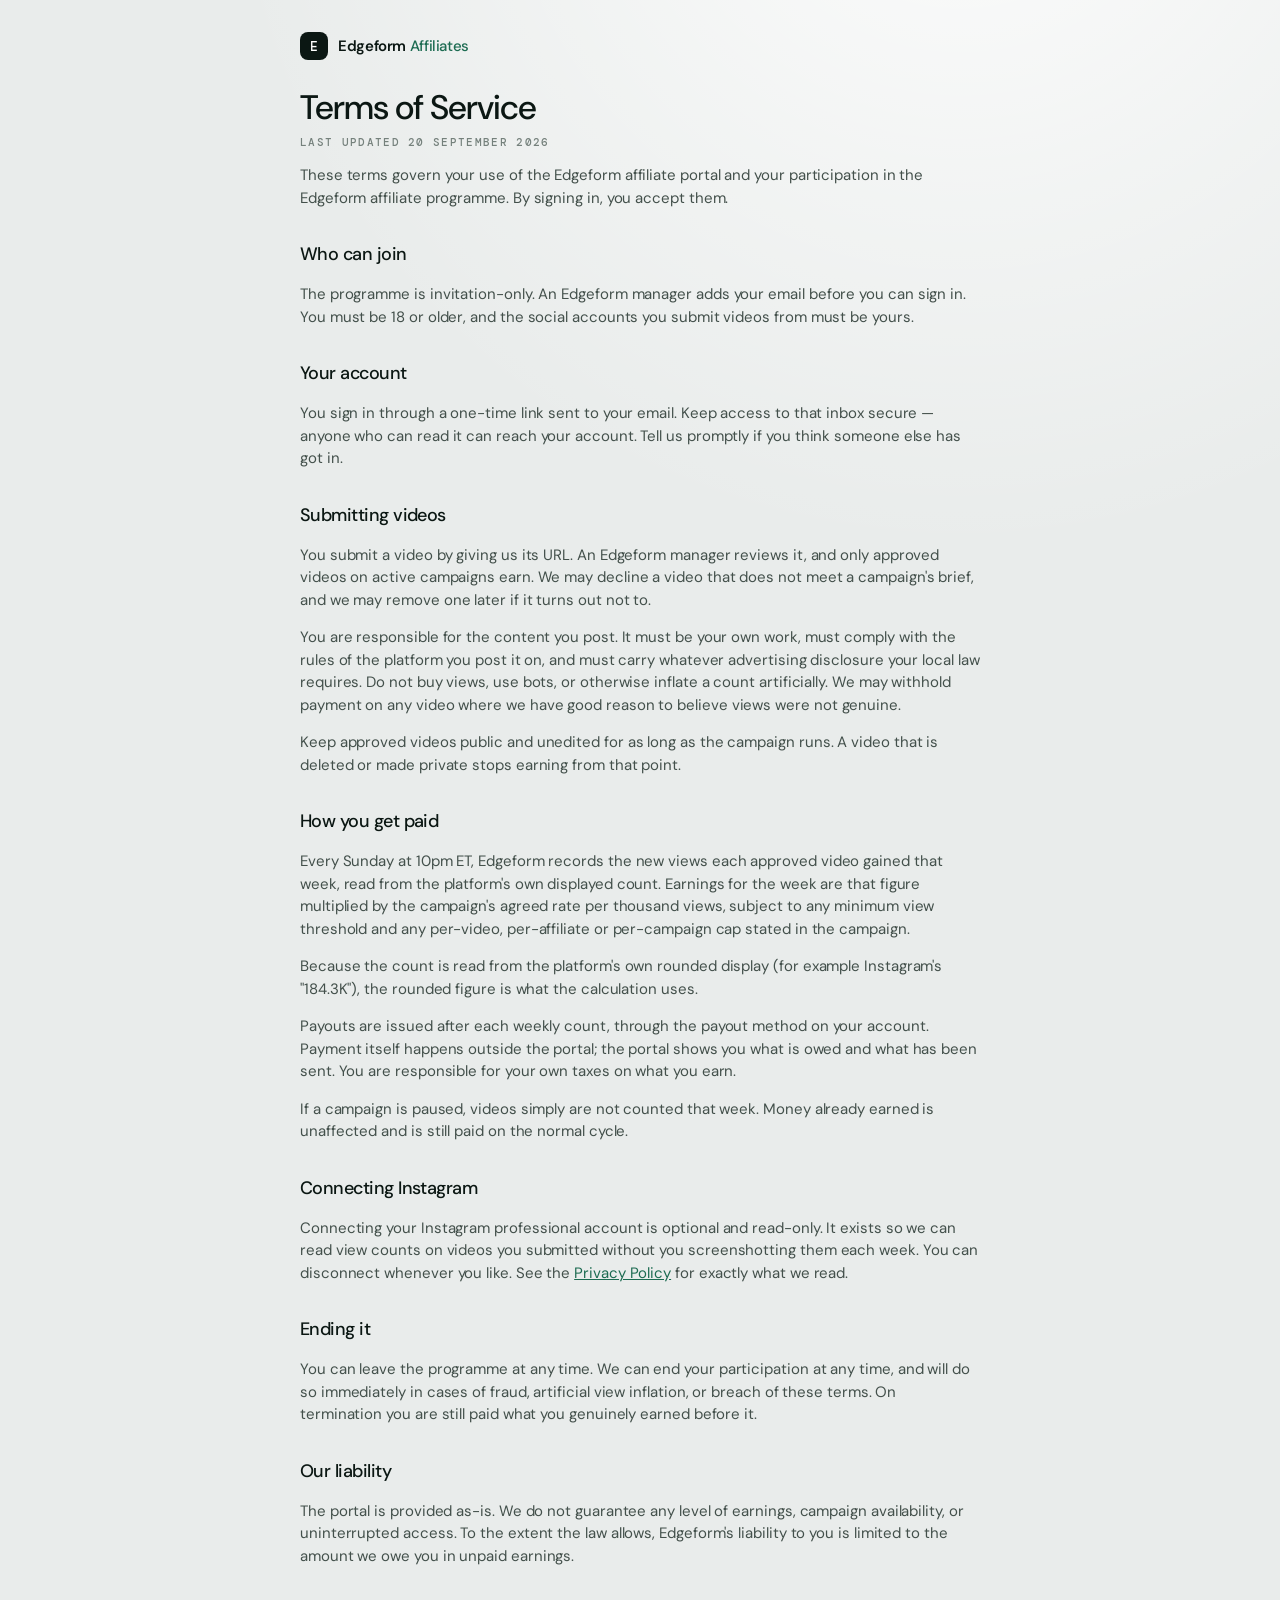
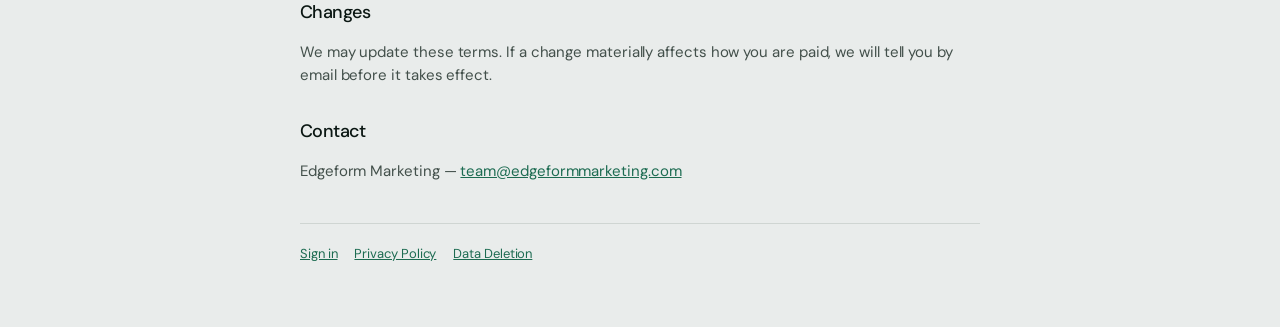
<file: terms.html>
<!DOCTYPE html>
<html lang="en">
<head>
<meta charset="UTF-8">
<meta name="viewport" content="width=device-width, initial-scale=1.0">
<title>Terms of Service · Edgeform Affiliates</title>
<link rel="icon" href="assets/favicon.svg" type="image/svg+xml">
<link rel="preconnect" href="https://fonts.googleapis.com">
<link href="https://fonts.googleapis.com/css2?family=DM+Mono:wght@400;500&family=DM+Sans:wght@400;500;600&display=swap" rel="stylesheet">
<link rel="stylesheet" href="app.css">
</head>
<body>
<main class="legal">
  <a class="brand" href="index.html"><span class="brand-mark">E</span><span>Edgeform <em>Affiliates</em></span></a>

  <h1>Terms of Service</h1>
  <div class="updated">Last updated 20 September 2026</div>

  <p>These terms govern your use of the Edgeform affiliate portal and your participation in the Edgeform affiliate programme. By signing in, you accept them.</p>

  <h2>Who can join</h2>
  <p>The programme is invitation-only. An Edgeform manager adds your email before you can sign in. You must be 18 or older, and the social accounts you submit videos from must be yours.</p>

  <h2>Your account</h2>
  <p>You sign in through a one-time link sent to your email. Keep access to that inbox secure — anyone who can read it can reach your account. Tell us promptly if you think someone else has got in.</p>

  <h2>Submitting videos</h2>
  <p>You submit a video by giving us its URL. An Edgeform manager reviews it, and only approved videos on active campaigns earn. We may decline a video that does not meet a campaign's brief, and we may remove one later if it turns out not to.</p>
  <p>You are responsible for the content you post. It must be your own work, must comply with the rules of the platform you post it on, and must carry whatever advertising disclosure your local law requires. Do not buy views, use bots, or otherwise inflate a count artificially. We may withhold payment on any video where we have good reason to believe views were not genuine.</p>
  <p>Keep approved videos public and unedited for as long as the campaign runs. A video that is deleted or made private stops earning from that point.</p>

  <h2>How you get paid</h2>
  <p>Every Sunday at 10pm ET, Edgeform records the new views each approved video gained that week, read from the platform's own displayed count. Earnings for the week are that figure multiplied by the campaign's agreed rate per thousand views, subject to any minimum view threshold and any per-video, per-affiliate or per-campaign cap stated in the campaign.</p>
  <p>Because the count is read from the platform's own rounded display (for example Instagram's "184.3K"), the rounded figure is what the calculation uses.</p>
  <p>Payouts are issued after each weekly count, through the payout method on your account. Payment itself happens outside the portal; the portal shows you what is owed and what has been sent. You are responsible for your own taxes on what you earn.</p>
  <p>If a campaign is paused, videos simply are not counted that week. Money already earned is unaffected and is still paid on the normal cycle.</p>

  <h2>Connecting Instagram</h2>
  <p>Connecting your Instagram professional account is optional and read-only. It exists so we can read view counts on videos you submitted without you screenshotting them each week. You can disconnect whenever you like. See the <a href="privacy.html">Privacy Policy</a> for exactly what we read.</p>

  <h2>Ending it</h2>
  <p>You can leave the programme at any time. We can end your participation at any time, and will do so immediately in cases of fraud, artificial view inflation, or breach of these terms. On termination you are still paid what you genuinely earned before it.</p>

  <h2>Our liability</h2>
  <p>The portal is provided as-is. We do not guarantee any level of earnings, campaign availability, or uninterrupted access. To the extent the law allows, Edgeform's liability to you is limited to the amount we owe you in unpaid earnings.</p>

  <h2>Changes</h2>
  <p>We may update these terms. If a change materially affects how you are paid, we will tell you by email before it takes effect.</p>

  <h2>Contact</h2>
  <p>Edgeform Marketing — <a href="mailto:team@edgeformmarketing.com">team@edgeformmarketing.com</a></p>

  <footer>
    <a href="index.html">Sign in</a>
    <a href="privacy.html">Privacy Policy</a>
    <a href="data-deletion.html">Data Deletion</a>
  </footer>
</main>
</body>
</html>
</file>
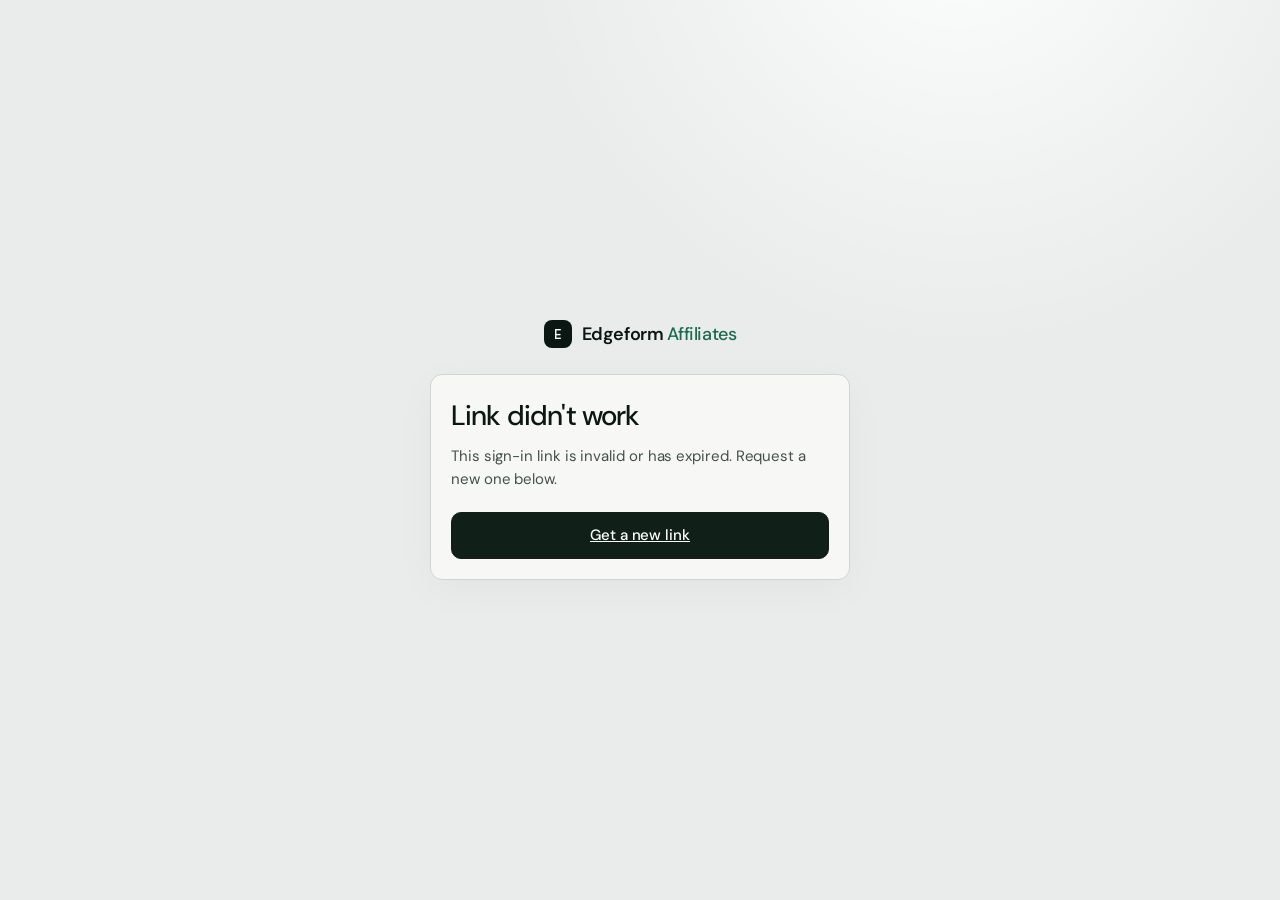
<file: verify.html>
<!DOCTYPE html>
<html lang="en">
<head>
<meta charset="UTF-8">
<meta name="viewport" content="width=device-width, initial-scale=1.0">
<title>Signing in · Edgeform Affiliates</title>
<link rel="icon" href="assets/favicon.svg" type="image/svg+xml">
<link rel="preconnect" href="https://fonts.googleapis.com">
<link href="https://fonts.googleapis.com/css2?family=DM+Mono:wght@400;500&family=DM+Sans:wght@400;500;600&display=swap" rel="stylesheet">
<link rel="stylesheet" href="app.css">
</head>
<body>
<div class="auth">
  <div class="auth-card">
    <div class="brand"><span class="brand-mark">E</span><span>Edgeform <em>Affiliates</em></span></div>
    <div class="panel panel-pad" id="card">
      <div class="state"><span class="spinner"></span>Signing you in…</div>
    </div>
  </div>
</div>

<script src="config.js"></script>
<script src="mock-api.js"></script>
<script src="api.js"></script>
<script src="ui.js"></script>
<script>
  (async () => {
    const token = new URLSearchParams(location.search).get('token');
    // Keep the one-time token out of history.
    history.replaceState(null, '', 'verify.html');
    try {
      if (!token) throw new Api.ApiError(400, 'invalid_token', '');
      const result = await Api.post('/auth/verify', { token });
      Api.setSession({ session_token: result.session_token, expires_at: result.expires_at, creator: result.creator });
      location.replace('dashboard.html');
    } catch (error) {
      document.getElementById('card').innerHTML = `
        <h1>Link didn't work</h1>
        <p>${UI.esc(UI.errorMessage(error))}</p>
        <a class="btn" href="index.html">Get a new link</a>`;
    }
  })();
</script>
</body>
</html>
</file>
<file: app.css>
/* Edgeform Affiliates — matches the CRM admin palette (home/admin-theme.css). */
:root {
  --bg: #e9eceb;
  --surface: #f7f8f6;
  --surface2: #eef1ef;
  --border: #cfd5d2;
  --border-hi: #9daaa4;
  --text: #0b1713;
  --text-dim: #43504b;
  --text-muted: #75817c;
  --accent: #164c3b;
  --accent-bright: #1c6b51;
  --accent-soft: #a4c9b6;
  --ink: #102019;
  --green: #15724f;
  --blue: #315e81;
  --amber: #a55b1d;
  --red: #a53e3e;
  --mono: 'DM Mono', ui-monospace, monospace;
  --sans: 'DM Sans', system-ui, sans-serif;
  --radius: 12px;
}

*, *::before, *::after { box-sizing: border-box; }
html { -webkit-text-size-adjust: 100%; }
body {
  margin: 0;
  min-height: 100vh;
  background: var(--bg);
  background-image: radial-gradient(circle at 75% -10%, rgba(255,255,255,.9), transparent 32%);
  color: var(--text);
  font: 400 15px/1.5 var(--sans);
  letter-spacing: -.005em;
}
a { color: var(--accent-bright); }
button, input, select, textarea { font: inherit; color: inherit; }
h1, h2, h3 { margin: 0; font-weight: 500; letter-spacing: -.03em; }

/* Header */
.app-header {
  position: sticky; top: 0; z-index: 10;
  background: rgba(247,248,246,.88);
  backdrop-filter: blur(18px);
  border-bottom: 1px solid var(--border);
}
.header-inner {
  max-width: 1100px; margin: 0 auto; padding: 12px 20px;
  display: flex; align-items: center; gap: 24px;
}
.brand { display: flex; align-items: center; gap: 10px; color: var(--text); text-decoration: none; font-weight: 600; letter-spacing: -.025em; white-space: nowrap; }
.brand em { font-style: normal; color: var(--accent-bright); font-weight: 500; }
.brand-mark { width: 28px; height: 28px; border-radius: 8px; background: var(--text); color: #fff; display: grid; place-items: center; font: 500 13px var(--mono); }
.nav { display: flex; gap: 4px; flex: 1; }
.nav-link { padding: 7px 12px; border-radius: 8px; color: var(--text-dim); text-decoration: none; font-size: 14px; }
.nav-link:hover { background: var(--surface2); color: var(--text); }
.nav-link.active { background: var(--ink); color: #fff; }
.header-right { display: flex; align-items: center; gap: 12px; }
.avatar { width: 30px; height: 30px; border-radius: 50%; background: var(--text); color: #fff; display: grid; place-items: center; font: 500 11px var(--mono); }
.btn-link { background: none; border: 0; padding: 0; color: var(--text-dim); cursor: pointer; font-size: 13px; }
.btn-link:hover { color: var(--text); text-decoration: underline; }
.mock-badge { font: 500 10px var(--mono); letter-spacing: .08em; text-transform: uppercase; color: var(--amber); border: 1px dashed var(--amber); border-radius: 6px; padding: 3px 7px; }

/* Layout */
main { max-width: 1100px; margin: 0 auto; padding: 28px 20px 80px; }
.page-head { display: flex; align-items: flex-end; justify-content: space-between; gap: 16px; margin-bottom: 20px; flex-wrap: wrap; }
.kicker { font: 500 10px var(--mono); letter-spacing: .16em; text-transform: uppercase; color: var(--text-muted); }
.page-title { font-size: clamp(26px, 4vw, 36px); line-height: 1.1; margin-top: 6px; }
.back { display: inline-flex; gap: 6px; font-size: 13px; color: var(--text-dim); text-decoration: none; margin-bottom: 14px; }
.back:hover { color: var(--text); }
.section-title { font-size: 17px; margin: 32px 0 12px; }

.panel { background: var(--surface); border: 1px solid var(--border); border-radius: var(--radius); box-shadow: 0 10px 40px rgba(12,26,20,.035); }
.panel-pad { padding: 20px; }
.muted { color: var(--text-muted); }
.dim { color: var(--text-dim); }
.mono { font-family: var(--mono); }
.small { font-size: 13px; }

/* Hero earnings */
.hero {
  position: relative; overflow: hidden;
  background: var(--ink); color: #edf3ef;
  border-radius: 16px; padding: 30px 32px;
  display: grid; grid-template-columns: 1.2fr 1fr 1fr; gap: 28px; align-items: end;
}
.hero::before {
  content: ""; position: absolute; width: 420px; height: 420px; border: 1px solid #3d5148; border-radius: 50%;
  right: -140px; top: -230px; box-shadow: 0 0 0 55px rgba(255,255,255,.017), 0 0 0 110px rgba(255,255,255,.012);
}
.hero > * { position: relative; }
.hero .kicker { color: #8ea79b; }
.hero-val { font-size: clamp(32px, 5vw, 48px); font-weight: 500; letter-spacing: -.05em; line-height: 1; margin-top: 10px; }
.hero-sub-val { font-size: 24px; font-weight: 500; letter-spacing: -.03em; margin-top: 8px; }
.hero-note { color: #aebcb5; font-size: 13px; margin-top: 8px; }

/* Stat tiles */
.stats { display: grid; grid-template-columns: repeat(4, 1fr); gap: 8px; }
.stat { background: var(--surface); border: 1px solid var(--border); border-radius: var(--radius); padding: 16px 18px; }
.stat-val { font-size: 22px; font-weight: 500; letter-spacing: -.03em; margin-top: 4px; }

/* Campaign cards */
.cards { display: grid; grid-template-columns: repeat(auto-fill, minmax(300px, 1fr)); gap: 12px; }
.card {
  display: flex; flex-direction: column; gap: 14px; padding: 20px;
  background: var(--surface); border: 1px solid var(--border); border-radius: var(--radius);
  color: var(--text); text-decoration: none;
  transition: transform .25s, box-shadow .25s, border-color .25s;
}
.card:hover { transform: translateY(-3px); box-shadow: 0 16px 40px rgba(12,26,20,.08); border-color: var(--border-hi); }
.card-top { display: flex; justify-content: space-between; gap: 10px; align-items: flex-start; }
.card-name { font-size: 18px; font-weight: 500; letter-spacing: -.02em; }
.rate { font: 500 13px var(--mono); color: var(--accent); background: rgba(22,76,59,.08); border-radius: 6px; padding: 3px 8px; display: inline-block; }
.card-metrics { display: grid; grid-template-columns: repeat(3, 1fr); gap: 8px; border-top: 1px solid var(--border); padding-top: 14px; }
.metric-val { font-size: 17px; font-weight: 500; letter-spacing: -.02em; }
.platforms { display: flex; gap: 6px; flex-wrap: wrap; }
.chip { font-size: 12px; color: var(--text-dim); border: 1px solid var(--border); border-radius: 999px; padding: 2px 9px; background: var(--surface2); }

/* Pills */
.pill { display: inline-block; font: 500 11px var(--mono); letter-spacing: .02em; border-radius: 999px; padding: 3px 9px; white-space: nowrap; }
.pill-green { background: rgba(21,114,79,.12); color: var(--green); }
.pill-amber { background: rgba(165,91,29,.12); color: var(--amber); }
.pill-red { background: rgba(165,62,62,.12); color: var(--red); }
.pill-blue { background: rgba(49,94,129,.12); color: var(--blue); }
.pill-dark { background: var(--ink); color: #fff; }
.pill-muted { background: var(--surface2); color: var(--text-muted); border: 1px solid var(--border); }

/* Forms */
label { display: block; font-size: 13px; color: var(--text-dim); margin-bottom: 6px; }
.input, select.input {
  width: 100%; padding: 11px 13px; border-radius: 10px;
  border: 1px solid var(--border); background: #fbfcfb; outline: none;
  transition: border-color .2s, box-shadow .2s;
}
.input:focus { border-color: var(--accent-bright); box-shadow: 0 0 0 3px rgba(28,107,81,.14); }
.field { margin-bottom: 14px; }
.field-row { display: grid; grid-template-columns: 1fr 1fr; gap: 12px; }
.hint { font-size: 12px; color: var(--text-muted); margin-top: 5px; }
.btn {
  display: inline-flex; align-items: center; justify-content: center; gap: 8px;
  padding: 11px 18px; border-radius: 10px; border: 1px solid var(--ink);
  background: var(--ink); color: #fff; font-weight: 500; cursor: pointer; white-space: nowrap;
  transition: background .2s, transform .1s;
}
.btn:hover { background: var(--accent); }
.btn:active { transform: translateY(1px); }
.btn:disabled { opacity: .55; cursor: default; }
.btn-ghost { background: transparent; color: var(--text); border-color: var(--border); }
.btn-ghost:hover { background: var(--surface2); }
.btn-sm { padding: 6px 11px; font-size: 13px; border-radius: 8px; }
.btn-danger { color: var(--red); }
.form-error { color: var(--red); font-size: 13px; margin-top: 8px; }
.form-ok { color: var(--green); font-size: 13px; margin-top: 8px; }

/* Add video */
.add-video { display: flex; gap: 10px; }
.add-video .input { flex: 1; }

/* Brief + rules */
.campaign-grid { display: grid; grid-template-columns: 1.4fr 1fr; gap: 12px; }
.brief { white-space: pre-wrap; color: var(--text-dim); margin: 8px 0 0; }
.rules { display: grid; gap: 10px; margin: 0; }
.rules div { display: flex; justify-content: space-between; gap: 12px; border-bottom: 1px dashed var(--border); padding-bottom: 8px; }
.rules div:last-child { border-bottom: 0; padding-bottom: 0; }
.rules dt { color: var(--text-muted); font-size: 13px; }
.rules dd { margin: 0; font-weight: 500; text-align: right; font-size: 14px; }

/* Tables */
.table-wrap { overflow-x: auto; }
table { width: 100%; border-collapse: collapse; font-size: 14px; }
th { text-align: left; font: 500 10px var(--mono); letter-spacing: .12em; text-transform: uppercase; color: var(--text-muted); padding: 12px 16px; border-bottom: 1px solid var(--border); background: rgba(238,241,239,.62); }
td { padding: 14px 16px; border-bottom: 1px solid var(--border); vertical-align: middle; }
tr:last-child td { border-bottom: 0; }
.num { text-align: right; font-variant-numeric: tabular-nums; white-space: nowrap; }
.video-cell { display: flex; gap: 12px; align-items: center; min-width: 220px; }
.video-thumb { width: 42px; height: 56px; border-radius: 7px; background: var(--surface2) center/cover; border: 1px solid var(--border); display: grid; place-items: center; font: 500 10px var(--mono); color: var(--text-muted); flex-shrink: 0; }
.video-title { font-weight: 500; max-width: 280px; overflow: hidden; text-overflow: ellipsis; white-space: nowrap; display: block; color: var(--text); text-decoration: none; }
.video-title:hover { text-decoration: underline; }
.reason { color: var(--red); font-size: 12px; margin-top: 4px; }

/* Insights screenshots (CONTRACT.md §7) */
.shots { margin-top: 8px; }
.shots-bar { display: flex; align-items: center; gap: 10px; flex-wrap: wrap; }
.shots-hint { font-size: 12px; color: var(--text-muted); margin-top: 6px; max-width: 46ch; }
.shots-hint strong { color: var(--text-dim); font-weight: 500; }
.shots-form { margin-top: 10px; padding: 12px; border: 1px solid var(--border); border-radius: 10px; background: var(--surface2); display: flex; gap: 12px; }
.shots-form[hidden] { display: none; }
.shots-form .state { padding: 8px; }
.shots-preview { width: 150px; height: 200px; object-fit: cover; object-position: bottom; border-radius: 8px; border: 1px solid var(--border); background: #fff; flex-shrink: 0; }
.shots-fields { display: grid; gap: 8px; flex: 1; min-width: 0; }
.shots-fields .input { padding: 8px 10px; border-radius: 8px; font-size: 14px; }
.shots-actions { display: flex; gap: 8px; }
.progress { height: 5px; border-radius: 999px; background: var(--border); overflow: hidden; }
.progress span { display: block; height: 100%; width: 0; background: var(--accent-bright); transition: width .15s linear; }
.shots-gallery { margin-top: 10px; display: flex; gap: 10px; flex-wrap: wrap; }
.shots-gallery[hidden] { display: none; }
.shots-gallery .state { padding: 10px; }
.shot { margin: 0; width: 128px; border: 1px solid var(--border); border-radius: 10px; background: var(--surface); overflow: hidden; }
.shot-img { display: grid; place-items: center; height: 120px; background: var(--surface2); text-decoration: none; }
.shot-img img { width: 100%; height: 120px; object-fit: cover; display: block; }
.shot figcaption { padding: 7px 9px 9px; display: grid; gap: 2px; }
.shot-note { overflow: hidden; text-overflow: ellipsis; white-space: nowrap; }
.shot-del { color: var(--red); justify-self: start; }
.shot-del:hover { color: var(--red); }

/* Payouts */
.payout { border-bottom: 1px solid var(--border); }
.payout:last-child { border-bottom: 0; }
.payout summary { list-style: none; display: grid; grid-template-columns: 1.4fr 1fr 1fr auto; gap: 16px; align-items: center; padding: 16px 20px; cursor: pointer; }
.payout summary::-webkit-details-marker { display: none; }
.payout summary:hover { background: var(--surface2); }
.payout-lines { padding: 0 20px 16px; }
.payout-lines table { background: #fbfcfb; border: 1px solid var(--border); border-radius: 10px; overflow: hidden; }

/* Auth screens */
.auth { min-height: 100vh; display: grid; place-items: center; padding: 24px 16px; }
.auth-card { width: 100%; max-width: 420px; }
.auth-card .brand { justify-content: center; margin-bottom: 26px; font-size: 18px; }
.auth-card h1 { font-size: 28px; }
.auth-card p { color: var(--text-dim); margin: 8px 0 22px; }
.auth-card .btn { width: 100%; }
.dev-link { margin-top: 16px; padding: 12px; border: 1px dashed var(--amber); border-radius: 10px; font-size: 13px; color: var(--amber); }

/* States */
.state { padding: 36px 20px; text-align: center; color: var(--text-muted); display: flex; gap: 10px; justify-content: center; align-items: center; }
.state-error { color: var(--red); }
.empty { padding: 36px 20px; text-align: center; color: var(--text-muted); }
.spinner { width: 16px; height: 16px; border: 2px solid var(--border); border-top-color: var(--accent); border-radius: 50%; animation: spin .8s linear infinite; }
@keyframes spin { to { transform: rotate(360deg); } }

.toast {
  position: fixed; left: 50%; bottom: 24px; transform: translate(-50%, 20px); opacity: 0;
  background: var(--ink); color: #fff; padding: 11px 18px; border-radius: 10px; font-size: 14px;
  transition: opacity .25s, transform .25s; pointer-events: none; z-index: 50; max-width: calc(100% - 32px);
}
.toast.show { opacity: 1; transform: translate(-50%, 0); }
.toast-error { background: var(--red); }

.fade-in { animation: rise .45s cubic-bezier(.22,1,.36,1) both; }
@keyframes rise { from { opacity: 0; transform: translateY(12px); } to { opacity: 1; transform: none; } }

@media (max-width: 860px) {
  .hero { grid-template-columns: 1fr 1fr; }
  .hero > :first-child { grid-column: 1 / -1; }
  .stats { grid-template-columns: repeat(2, 1fr); }
  .campaign-grid { grid-template-columns: 1fr; }
}
@media (max-width: 640px) {
  .header-inner { flex-wrap: wrap; gap: 10px; padding: 10px 16px; }
  .nav { order: 3; flex-basis: 100%; overflow-x: auto; }
  .header-right { margin-left: auto; }
  main { padding: 20px 16px 70px; }
  .hero { padding: 24px 22px; gap: 18px; }
  .add-video { flex-direction: column; }
  .field-row { grid-template-columns: 1fr; }
  .payout summary { grid-template-columns: 1fr auto; }
  .payout summary .hide-sm { display: none; }
  .hide-sm { display: none; }
  .video-table thead { display: none; }
  .video-table tr { display: grid; grid-template-columns: 1fr 1fr auto; gap: 8px 12px; padding: 14px 16px; border-bottom: 1px solid var(--border); }
  .video-table tr:last-child { border-bottom: 0; }
  .video-table td { padding: 0; border: 0; }
  .video-table .cell-video { grid-column: 1 / -1; }
  .video-table .video-cell { min-width: 0; }
  .video-table .video-title { max-width: 100%; }
  .video-table .cell-status { grid-column: 1 / -1; }
  .video-table td[data-label] { text-align: left; }
  .video-table td[data-label]::before { content: attr(data-label); display: block; font: 500 10px var(--mono); letter-spacing: .12em; text-transform: uppercase; color: var(--text-muted); margin-bottom: 2px; }
  .video-table .cell-action { align-self: end; }
  .video-table .cell-action:empty { display: none; }
  .shots-form { flex-direction: column; }
  .shots-preview { width: 100%; height: 260px; }
  .shot { width: calc(50% - 5px); }
}
@media (prefers-reduced-motion: reduce) {
  *, *::before, *::after { animation: none !important; transition: none !important; }
}

/* Instagram connection (CONTRACT.md §8) */
.connection { display: flex; align-items: center; justify-content: space-between; gap: 14px; flex-wrap: wrap; }
.connection + .hint { margin-top: 12px; }

/* Legal pages (privacy, terms, data deletion) — public, no session required. */
.legal { max-width: 720px; margin: 0 auto; padding: 32px 20px 64px; }
.legal .brand { margin-bottom: 28px; }
.legal h1 { font-size: clamp(26px, 4vw, 34px); line-height: 1.15; }
.legal h2 { font-size: 18px; margin: 32px 0 8px; }
.legal p, .legal li { color: var(--text-dim); }
.legal ul { padding-left: 20px; margin: 8px 0; }
.legal li { margin: 4px 0; }
.legal .updated { font: 500 11px var(--mono); letter-spacing: .12em; text-transform: uppercase; color: var(--text-muted); margin-top: 8px; }
.legal .panel-pad + .panel-pad { margin-top: 14px; }
.legal footer { margin-top: 40px; padding-top: 20px; border-top: 1px solid var(--border); font-size: 13px; color: var(--text-muted); }
.legal footer a { margin-right: 14px; }
.auth-links { margin-top: 18px; text-align: center; font-size: 13px; }
.auth-links a { color: var(--text-muted); margin: 0 8px; text-decoration: none; }
.auth-links a:hover { color: var(--text); text-decoration: underline; }


/* Share card on campaign.html (CONTRACT.md §9) */
.share { display: grid; gap: 10px; }
.share-row { display: flex; gap: 8px; }
.share-row .input { flex: 1; min-width: 0; font: 400 13px var(--mono); color: var(--text-dim); }
</file>
